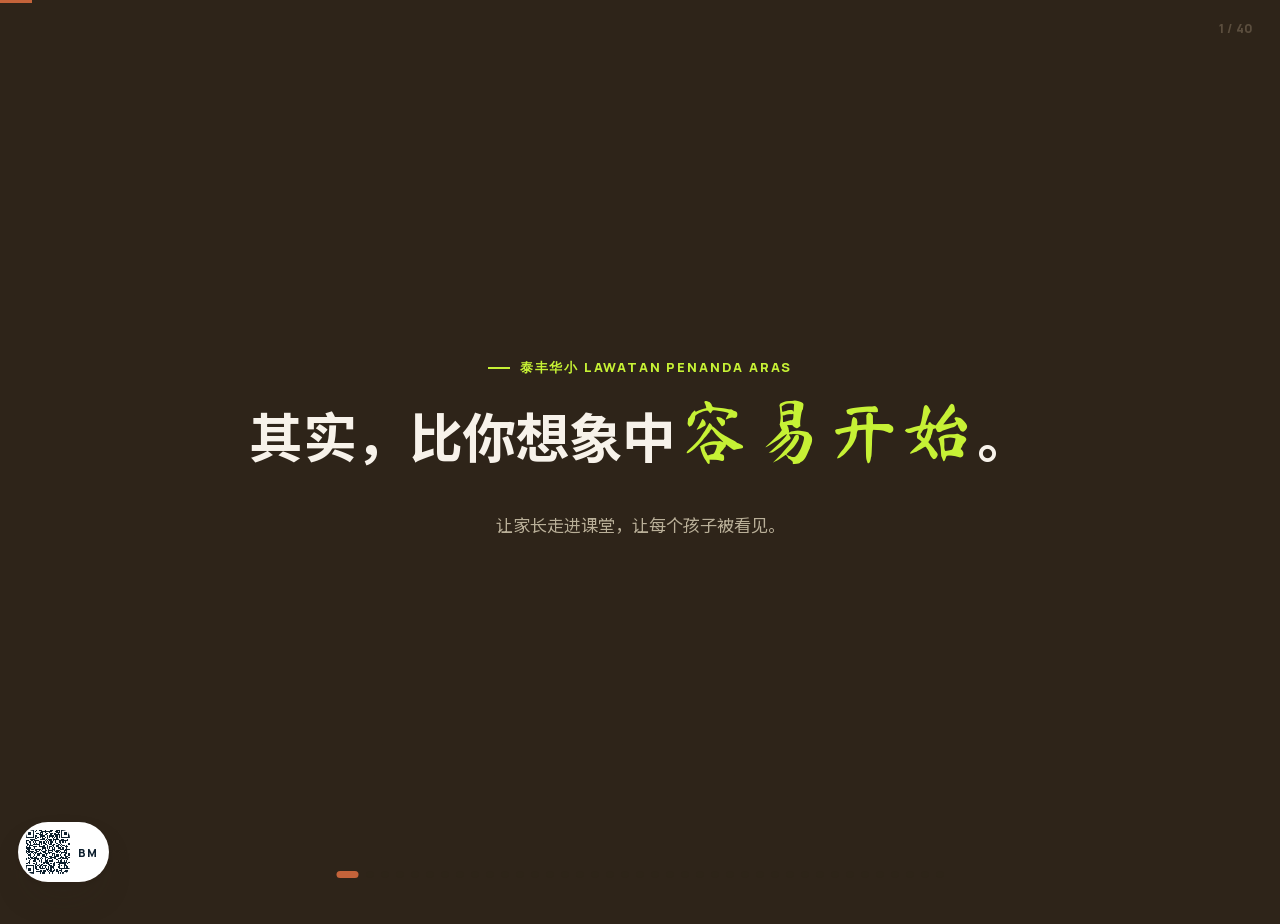
<file: index.html>
<!doctype html>
<html lang="zh-Hans">
<head>
<meta charset="utf-8">
<meta name="viewport" content="width=device-width, initial-scale=1">
<title>参与，是设计出来的 —— 家长参与课堂教学法分享</title>
<link rel="stylesheet" href="assets/css/style.css">
</head>
<body>

<!--
  ============================================================
  这份 deck 的五条骨架规则（改动时请守住）
  ------------------------------------------------------------
  1) 版式统一：所有「文字型」内容页都是「垂直置中 + 靠同一条左边线」，
     不左右跳动。分量靠字级、颜色、留白，不靠移动位置。
     只有封面 / 投票 / 谢谢三页用 .slide--center 置中。
  2) 例外：**物件型**页面（便利贴、人形 icon 组、圆面积对比）用
     .slide--object 置中——那一件东西本身就是画面，靠左会在右边留死白。
     判断标准：slide 上只有「一件东西」＝置中；只要是大段文字＝靠左。
  3) 一张 slide 一个一级重点：.lead / .hand-term / .stat-hero
     / .people-icons / .area-duo / .sticky p 择一，其余一律 .sub 或 .micro。
  4) 断句手动控制：中文没有空格，浏览器会把词组拦腰切断，
     所以每句 .lead 自带 <br>，CSS 已关掉自动平衡换行。
     ⚠️ 但「一整段完整的话」（.quote-photo）不这样处理——它要放宽量测、
     让浏览器自己换行，硬断会把语气切碎。
  5) 手写体只给「短关键词」（2–6 字）或「人说的话」整句：
     - 句中关键词 → <span class="hand">
     - 家长／孩子的话整句 → .hand-quote 或便利贴 .sticky
     - 专有称呼／独立关键词「谢谢大家」「看」「问」「邀／讲／融」→ .hand-term
  ------------------------------------------------------------
  人数＝这场分享的骨干（5 → 278 → 5→11），所以有一套
  统一的人形 icon 组件：<div class="people-icons" data-count="N">，
  图形由 deck.js 生成。结尾 5→11 刻意**不用** icon 改用圆面积对比，
  避免同一招重复太多次。
  ⚠️ v4 拿掉了「团队 5→12」「3N 吊饰梦工坊 20 位」两页（连同「教育合伙人」
  重新命名整段与结尾 GRR 收束整段一起删除），所以这里的数列比 v3 短。
  ------------------------------------------------------------
  荧光盾牌那一页的揭晓是**讲者手动触发**的：在那一页按第一次「下一页」
  ＝开灯，按第二次才真的翻页（见 deck.js 的 next()）。不要改回自动倒数。
  师生比 1:35 → 1:5 的分组动画也是**讲者手动触发**：第一次「下一页」
  ＝开始分组，动画完成后再按一次才进入下一页。
  ------------------------------------------------------------
  照片：全部是全屏 .photo-bg。目前用 assets/img/mock/ 的「示意图」（网络
  素材，仅供排版预览，正式使用前务必换掉）；还没有素材的用 class="awaiting"
  显示成一整页构好的占位画面，而不是假图。
  换真图 = 把该页 <div class="bg-layer" style="background-image:url('…')">
  里的路径改成自己的图；--focal 控制裁切焦点（例 50% 30% = 保住上方的人脸）。
  ============================================================
-->

<div id="progress"></div>
<div id="slide-counter">1 / 1</div>

<div id="deck">

  <!-- ============ 1. 标题 ============ -->
  <section class="slide dark slide--center">
    <div class="slide-inner">
      <div class="eyebrow anim">泰丰华小 lawatan penanda aras</div>
      <h1 class="lead anim d1">
        其实，比你想象中<span class="hand">容易开始</span>。
      </h1>
      <p class="sub anim d2" style="margin-top:34px;">让家长走进课堂，让每个孩子被看见。</p>
      <!-- 致谢刻意不放在封面：讲稿写的是「开场前 10-15 秒口头致谢、不上 slide」，
           而且这些名字放在封面只是礼貌，读者不知道要拿它做什么。
           已移到「这是有官方依据的 · 校方会不会不允许？」那一页——在那里，
           这些名字是「我不是一个人偷偷在做」的证据，才有作用。 -->
    </div>
  </section>

  <!-- ============ 2. 起点（全屏照片） ============
       真图替换：把 .bg-layer 的 background-image 换成 url('assets/img/信心皇冠.jpg') -->
  <section class="slide photo-bg" style="--focal:50% 30%;">
    <div class="bg-layer" style="background-image:url('assets/img/xinxin-huangguan-2023-07-20.jpg')"></div>
    <div class="scrim"></div>
    <div class="content">
      <div class="eyebrow anim">起点</div>
      <p class="sub anim d1" style="margin-bottom:16px;">三年前，我第一次让家长走进课堂。</p>
      <p class="lead anim-focus d2">效果，<br>没有大家想象中那么顺利。</p>
    </div>
  </section>

  <!-- ============ 3. 意棠妈妈（便利贴＝物件型，置中） ============ -->
  <section class="slide slide--object">
    <div class="slide-inner">
      <div class="sticky anim" style="--tilt:-1.6deg;">
        <p>「我只负责那么几个小朋友就手忙脚乱了……<br>老师平常怎么一个人应付那么多学生？」</p>
        <p style="margin-top:16px;">「还有一个小朋友去了两次厕所洗手，<br>因为浆糊两次都倒在他自己身上……」</p>
        <cite>—— 意棠妈妈，2023-07-20 心得回馈</cite>
      </div>
    </div>
  </section>

  <!-- ============ 4. 起点：5 位（人形 icon，不是数字） ============ -->
  <section class="slide dark slide--object">
    <div class="slide-inner">
      <div class="eyebrow anim">而且，我要老实讲另一件事</div>
      <div class="people-icons anim d1" data-count="5" data-step="0.14"
           style="--psize:min(13vh,120px); --pgap:clamp(18px,3vw,48px); margin:4vh 0 3.4vh;"></div>
      <div class="stat-label anim d2" style="font-size:15px; letter-spacing:.2em;">那一次，全班只有五位家长来</div>
      <p class="sub anim d3" style="margin-top:26px;">五个人，还是乱的。</p>
    </div>
  </section>

  <!-- ============ 5. 反转：那天放学以后（v2 新增） ============ -->
  <section class="slide slide--object">
    <div class="slide-inner">
      <div class="sticky anim d2" style="--tilt:1.2deg;">
        <p>「他很开心一直点头说『要！要要！』<br>然后我再问他，你之前不是不想我去你学校哦？<br>他竟然做鬼脸跟我说『骗你的啊！你都信？』」</p>
        <cite>—— 运淮妈妈，2023-07-20 心得回馈</cite>
      </div>
    </div>
  </section>

  <!-- ============ 6. 同一天，另一位妈妈（v2 新增） ============ -->
  <section class="slide slide--object">
    <div class="slide-inner">
      <div class="sticky anim d1" style="--tilt:-1.1deg;">
        <p>「我孩子说，她喜欢今天这样子。<br>她希望我天天可以到班上和卢老师一起教她。」</p>
        <cite>—— 本昕妈妈，2023-07-20 心得回馈</cite>
      </div>
    </div>
  </section>

  <!-- ============ 7. 我评估错了重点（v2 新增，开场的落点） ============ -->
  <section class="slide dark">
    <div class="slide-inner">
      <div class="eyebrow anim">我评估错了重点</div>
      <p class="lead anim-focus d2">孩子在意的完全是另一件事：<br>今天有一个大人，一直坐在他旁边，<br>陪他把一样<span class="hand">他自己做出来</span>的东西做完。</p>
    </div>
  </section>

  <!-- ============ 8. 主张句 · 第一句（怎么来） ============
       ⚠️ 这一句是定案文字，一字不要改。-->
  <section class="slide">
    <div class="slide-inner">
      <div class="step-mark anim d1"><b>第一</b> 怎么来</div>
      <p class="lead anim-focus d2">
        家长会不会参与，<br>不是家长的<span class="hand">素质</span>问题，<br>是可以被<span class="hand">设计</span>出来的。
      </p>
    </div>
  </section>

  <!-- ============ 9. 主张句 · 第二句（为了什么） ============ -->
  <section class="slide dark">
    <div class="slide-inner">
      <div class="step-mark anim"><b>第二</b> 为了什么</div>
      <p class="lead anim-focus d1">
        我设计这套系统，<br>不是为了让课堂多两双手，<br>是为了让每个孩子多一次<span class="hand">被看见</span>的机会。
      </p>
    </div>
  </section>

  <!-- ============ 10. 为什么要让家长进课堂：师生比（v2 新增） ============
       只讲 1:35 → 1:5 这两个硬数字。刻意不换算成「被看见的机会多几倍」——
       那是推销式比喻，不是记录里有的东西。
       ⚠️ 分组数字来源核对过：写字课逐字稿原话「同學們分成七個組別」，
       家长心得回馈里多位家长写「带领五位一年级的学生」——所以是
       七组、每组五人（7×5=35），不是五组七人，不要改回去。 -->
  <!-- 分两拍演，第一次按「下一页」才触发（逻辑在 deck.js 的 next() / splitRatio()）：
       第一拍只显示 1:35、一位老师和一整排 35 位学生；下面七个框、
       七位家长与分组后的学生全部隐藏。
       第二拍（讲者按键）：先出现七个框与七位家长；接着上排那 35 个原始 icon
       **留在原地不动**，
       只是缓缓褪成灰色（＝人还在，只是这里剩下影子）；同时从每一个原始 icon
       身上「分身」出一个克隆，慢慢 morph 到下面对应的虚框里，每框五个。
       ⚠️ 千万不要改回「把原节点搬走」的做法：上排一空掉，就读成学生变少了。 -->
  <section class="slide dark slide--object ratio-split">
    <div class="slide-inner">
      <div class="eyebrow anim">为什么要让家长进课堂</div>
      <!-- 上排 35 个 + 下面七框各 5 个＝同一批孩子被数了两次（原身 + 分身）。
           变的只有：大人从 1 位变 7 位，一整排被分进七个组。所以是 1:35 → 1:5。 -->
      <div class="ratio-band anim d1">
        <!-- 两行标题叠在同一个 grid 格子里，交叉淡入，所以换行时版面不会跳 -->
        <div class="band-heads">
          <div class="band-head band-head--then">
            <span class="band-num">1 : 35</span>
            <span class="band-lab">平常上课 · 我一个人，对着一整班</span>
          </div>
          <div class="band-head band-head--now">
            <span class="band-num">7 组 · 1 : 5</span>
            <span class="band-lab">家长进来那一天 · 分成七组，一位大人对五个孩子</span>
          </div>
        </div>
        <!-- 舞台：上排 + 七框上下堆叠，两排从头到尾都在，所以完全没有版面跳动，
             分身要跑的那段垂直距离就是两排之间的间距。 -->
        <div class="ratio-stage">
          <div class="band-row row-origin">
            <!-- 原身：这 35 个节点永远留在这里，不搬走、不删除，只会变色 -->
            <div class="unit-group">
              <div class="people-icons people-icons--adult" data-count="1" data-delay="0.12"></div>
              <div class="people-icons people-icons--kid" data-count="35" data-step="0.016" data-delay="0.22"
                   style="width:calc(14px * 35 + 4px * 34);"></div>
            </div>
          </div>
          <!-- 七个组框与七位大人初始隐藏，讲者按键后才出现。
               框里的五个孩子是「落点」，分身飞到位前保持透明。 -->
          <div class="band-row row-groups">
            <div class="group-box">
              <div class="people-icons people-icons--adult" data-count="1" data-delay="0.62"></div>
              <div class="people-icons people-icons--kid people-icons--slot" data-count="5" style="width:calc(14px * 5 + 4px * 4);"></div>
            </div>
            <div class="group-box">
              <div class="people-icons people-icons--adult" data-count="1" data-delay="0.68"></div>
              <div class="people-icons people-icons--kid people-icons--slot" data-count="5" style="width:calc(14px * 5 + 4px * 4);"></div>
            </div>
            <div class="group-box">
              <div class="people-icons people-icons--adult" data-count="1" data-delay="0.74"></div>
              <div class="people-icons people-icons--kid people-icons--slot" data-count="5" style="width:calc(14px * 5 + 4px * 4);"></div>
            </div>
            <div class="group-box">
              <div class="people-icons people-icons--adult" data-count="1" data-delay="0.80"></div>
              <div class="people-icons people-icons--kid people-icons--slot" data-count="5" style="width:calc(14px * 5 + 4px * 4);"></div>
            </div>
            <div class="group-box">
              <div class="people-icons people-icons--adult" data-count="1" data-delay="0.86"></div>
              <div class="people-icons people-icons--kid people-icons--slot" data-count="5" style="width:calc(14px * 5 + 4px * 4);"></div>
            </div>
            <div class="group-box">
              <div class="people-icons people-icons--adult" data-count="1" data-delay="0.92"></div>
              <div class="people-icons people-icons--kid people-icons--slot" data-count="5" style="width:calc(14px * 5 + 4px * 4);"></div>
            </div>
            <div class="group-box">
              <div class="people-icons people-icons--adult" data-count="1" data-delay="0.98"></div>
              <div class="people-icons people-icons--kid people-icons--slot" data-count="5" style="width:calc(14px * 5 + 4px * 4);"></div>
            </div>
          </div>
          <!-- 分身飞行的图层：绝对定位盖在舞台上，飞完就清空 -->
          <div class="clone-layer" aria-hidden="true"></div>
        </div>
      </div>
    </div>
  </section>

  <!-- ============ 11. 写字课马蹄型（全屏照片 · 还没有素材，用占位画面） ============
       有真图之后：删掉 <section> 上的 awaiting，并把 .bg-layer 的
       background-image 换成 url('assets/img/写字课马蹄型.jpg') -->
  <section class="slide photo-bg" style="--focal:50% 40%;">
    <div class="bg-layer" style="background-image:url('assets/img/xiezi-ke-matixing-2026-07.jpg')"></div>
    <div class="scrim"></div>
    <div class="content">
      <div class="eyebrow anim">一节课里，能完整讲完一段话的孩子</div>
      <p class="lead lead--sm anim-focus d2">那天，是<span class="hand">全部</span>。</p>
    </div>
  </section>

  <!-- ============ 12. 一个人做不到（v2 新增，「为什么」的落点） ============ -->
  <section class="slide">
    <div class="slide-inner">
      <p class="lead anim-focus d2">让孩子自己动手、自己改错——<br>我一个人对 35 个人，<span class="hand">做不到</span>。</p>
    </div>
  </section>

  <!-- ============ 13. 转场：接下来三步是教学法，不是管理术（v4 改「四步」为「三步」） ============ -->
  <section class="slide dark">
    <div class="slide-inner">
      <p class="lead anim-focus d2">接下来这三步，<br>不是我怎么<b>管理</b>课堂志愿者，<br>是我怎么把这几双手，<br>变成<span class="hand">教学法</span>的一部分。</p>
    </div>
  </section>

  <!-- ============ 14. 这是有官方依据的（v4 取代原「方法一：合法性先行」四页） ============
       ⚠️ v4 把原本 14/15/16/17 四页压缩成这一页 + 下一页（Sarana Ibu Bapa）共两页。
       这一页不是「三步」之一，所以不挂 step-mark 01——01 留给下面真正的
       第一招「邀」。
       ⚠️ SPI Bilangan 1/2018 现行有效性未经教育部官网直接核实这件事，
       只留在讲稿要点.md的学术依据表里当「讲者上台前自己要确认」的提醒，
       绝对不要把这句提醒写进 slide 的显示文字——观众会看到这句话，
       现场读到「这份文件不确定还有没有效」反而破坏说服力。
       ⚠️ 背景照是原本挂在已删除的「边界故事」页上的国光二校颁发
       「课堂志愿者」证书舞台照——那次典礼背景屏幕上就写着 Sukarelawan
       di Dalam Kelas，比原本待的地方更贴题，挪来这里当SdK的实证画面，
       不要因为「这张照片原本在别处」就误删。 -->
  <section class="slide photo-bg top" style="--focal:50% 32%;">
    <div class="bg-layer" style="background-image:url('assets/img/jiaoyu-hehuoren-hezhao-2023.jpg')"></div>
    <div class="scrim"></div>
    <div class="content">
      <div class="eyebrow anim">我心里第一个念头</div>
      <p class="lead anim-focus d2">这样做，<br>校方会不会<span class="hand">不允许</span>？</p>
      <div class="evidence-strip anim d3" style="margin-top:30px;">
        <span>SdK</span><i>→</i><span>教育部本来就有的框架</span><i>→</i><span>校方行政支持</span>
      </div>
      <!-- 致谢：不是客套，是「每一步都在制度里走」的证据。 -->
      <p class="micro anim d3" style="margin-top:22px;">谢谢国光二校行政团队，让每一位家长都能顺利登记入校——每一步都在制度内进行。</p>
      <p class="source-note anim d3">来源：Kementerian Pendidikan Malaysia, <i>SPI Bilangan 1/2018</i>（Sukarelawan Di Dalam Kelas 指南）；2024年学校《辅导与训育事务管理手册》仍引用。</p>
    </div>
  </section>

  <!-- ============ 15. Sarana Ibu Bapa：好处是给谁的 ============ -->
  <section class="slide dark">
    <div class="slide-inner">
      <div class="eyebrow anim">Sarana Ibu Bapa <span class="cite-chip">MOE (2012)</span></div>
      <div class="evidence-strip evidence-strip--dark anim d1" style="margin-bottom:28px;">
        <span>自我价值感 ↑</span><span>学习动机 ↑</span><span>纪律问题 ↓</span>
      </div>
      <p class="lead anim-focus d2">它列的好处，<br>没有一条是给<b>老师</b>的，<br>全部都是发生在<span class="hand">孩子</span>身上的。</p>
      <p class="source-note anim d3">来源：Ministry of Education Malaysia (2012), <i>Sarana Ibu Bapa</i>.</p>
    </div>
  </section>

  <!-- ============ 16. 邀 · 第一步 ============ -->
  <section class="slide dark">
    <div class="slide-inner">
      <div class="step-mark anim d1"><b>01</b> 邀</div>
      <p class="lead anim-focus d2">怎么找到<br>愿意来的<span class="hand">家长</span>？</p>
      <p class="sub anim d3" style="margin-top:26px;">靠两个字。</p>
    </div>
  </section>

  <!-- ============ 17. 邀 · 看 / 问（v4 新增） ============
       ⚠️ 讲稿里「生字簿范例、汤圆示范、摄影/绘画的朋友」这三个例子刻意
       不写进这一页：讲者临场挑1-2个口述，slide 正文只留「看」「问」
       两个字 + 各自一句解释。不要自己把例子加回来。 -->
  <section class="slide slide--object">
    <div class="slide-inner">
      <div class="term-duo anim d1">
        <div class="term-cell">
          <div class="hand-term">看</div>
          <p class="sub">平时的沟通里，<br>家长已经展现的强项，<br>不用问，自己观察得到。</p>
        </div>
        <div class="term-cell">
          <div class="hand-term">问</div>
          <p class="sub">直接问一声「谁会做这个」，<br>不限于自己班上的家长。</p>
        </div>
      </div>
      <p class="micro anim d3" style="margin-top:30px;">你不需要运气好，只需要愿意开口问。</p>
    </div>
  </section>

  <!-- ============ 17b. 邀 · 证据蒙太奇（v4 新增） ============
       三张照片并排，只是「看，这真的发生在各种不同领域」的视觉证据，
       不是三个要逐一讲解的案例——具体现场要讲哪一个/哪两个，讲者临场
       决定，跟这页显示什么完全无关。所以刻意不加长说明文字，只留
       每张照片角落一个极简标签。 -->
  <section class="slide dark slide--center">
    <div class="photo-trio anim">
      <div class="montage-cell" style="background-image:url('assets/img/yao-tangyuan-2024-12.jpg'); background-position:46% 28%;"><span class="montage-tag">搓汤圆</span></div>
      <div class="montage-cell" style="background-image:url('assets/img/yao-sheying-2024-12.jpg'); background-position:44% 26%;"><span class="montage-tag">摄影</span></div>
      <div class="montage-cell" style="background-image:url('assets/img/yao-huihua-2024-12.jpg'); background-position:66% 26%;"><span class="montage-tag">绘画</span></div>
    </div>
    <div class="photo-trio-caption">
      <p class="micro" style="color:#fff;">你认识的所有人，都是候选人。</p>
    </div>
  </section>

  <!-- ============ 18. 讲 · 第二步（共同目标设定，不是分派任务） ============ -->
  <section class="slide">
    <div class="slide-inner">
      <div class="step-mark anim"><b>02</b> 共同目标设定，不是分派任务</div>
      <p class="lead anim d1">每次活动前，<br>先把「<span class="hand">学习目标</span>」讲清楚。</p>
      <p class="sub anim d2" style="margin-top:28px;">家长才知道自己在做什么、为什么做，而不是等我现场发指令。</p>
    </div>
  </section>

  <!-- ============ 19. 叶子鸟筹备（全屏照片 · 一整段完整的话） ============
       ⚠️ 这一段刻意不手动断行：它是一段完整的话，不是标语。
       量测放宽（.quote-photo max-width），让浏览器自己换行，语气才连得起来。-->
  <section class="slide photo-bg" style="--focal:50% 35%;">
    <div class="bg-layer" style="background-image:url('assets/img/yezi-niao-choubei-2023-07.jpg')"></div>
    <div class="scrim"></div>
    <div class="content">
      <p class="quote-photo anim-focus d1">
        「我们说要让学生认读所有的重叠词，就有家长马上做了所有组别的字卡；我们说想营造捡落叶的场景，就有家长自己去收集了大大小小的叶子送来学校。」
      </p>
    </div>
  </section>

  <!-- ============ 20. mutualistic goals ============ -->
  <section class="slide dark">
    <div class="slide-inner">
      <div class="eyebrow anim">mutualistic goals <span class="cite-chip">Rudder, Zenkov &amp; Polly (2025)</span></div>
      <p class="lead anim-focus d1">跨界合作要撑得久，<br>第一个条件不是热情，<br>是双方都拿到<span class="hand">自己要的</span>。</p>
      <p class="sub anim d3" style="margin-top:28px;">家长要的不是「被使唤」，是「我参与了我孩子的学习」。</p>
      <p class="source-note anim d3">来源：Rudder, Zenkov, &amp; Polly (2025), <i>School-University Partnerships, 18</i>(2), 286–305.</p>
    </div>
  </section>

  <!-- ============ 21. 杰森妈妈（便利贴＝物件型，置中） ============ -->
  <section class="slide slide--object">
    <div class="slide-inner">
      <div class="sticky anim d1" style="--tilt:1.4deg;">
        <p>「老师，谢谢您！每次有活动都没有错过我，<br>都会让我参与，真的很开心也很感动。」</p>
        <cite>—— 杰森妈妈，2026-07-08 心得回馈</cite>
      </div>
    </div>
  </section>

  <!-- ============ 22. 被邀请 ============ -->
  <section class="slide dark">
    <div class="slide-inner">
      <div class="eyebrow anim">被邀请感 <span class="cite-chip">Walker et al. (2005)</span></div>
      <p class="lead anim-focus d2">有时候不是家长不想来，<br>是从来<span class="hand">没有人开门</span>。</p>
      <p class="source-note anim d3">来源：Walker et al. (2005), <i>The Elementary School Journal, 106</i>(2), 85–104.</p>
    </div>
  </section>

  <!-- ============ 23. 融 · 第三步 DSKP（全屏照片） ============
       真图替换：把 .bg-layer 的 background-image 换成 url('assets/img/郊游趣.jpg') -->
  <section class="slide photo-bg split-v" style="--focal:50% 62%;">
    <div class="bg-layer" style="background-image:url('assets/img/jiaoyouqu-daotian.jpg')"></div>
    <div class="scrim"></div>
    <div class="content content--top">
      <div class="step-mark anim"><b>03</b> 每一场都在 DSKP 框架内</div>
      <p class="lead lead--sm anim-focus d1">不是在正课之外加东西，<br>是把课纲本来要教的，<span class="hand">换一种方式</span>教。</p>
    </div>
    <div class="content content--bottom">
      <div class="example-chips anim d3">
        <span>郊游趣 · 跨学科</span>
        <span>课文 · 等雨后彩虹</span>
        <span>美术 · 均衡与对称</span>
      </div>
    </div>
  </section>

  <!-- ============ 24. 荧光盾牌 · 制作照 → 熄灯 → UV 成品 ============
       ⚠️ 揭晓不是自动倒数的：在这一页按第一次「下一页 / 点右侧 / →」＝开灯，
       按第二次才真的翻页（逻辑在 deck.js 的 next()）。这样「啪」那一下
       是讲者自己讲到的时候才发生，不用追着计时器讲。
       第一次按键的顺序：制作照熄暗 → 切换 UV 成品照 → 紫光闪亮。-->
  <section class="slide photo-bg uv-reveal" style="--focal:50% 50%;">
    <div class="bg-layer uv-making-bg" style="background-image:url('assets/img/yingguang-dunpai-zhizuo-2025-10-17.jpg')"></div>
    <div class="bg-layer uv-glow-bg" style="background-image:url('assets/img/yingguang-dunpai-uv-2025-10-31.jpg')"></div>
    <div class="uv-veil"></div>
    <div class="uv-cast"></div>
    <div class="uv-flash"></div>
    <div class="uv-pre">
      <div class="uv-pre-in">
        <div class="eyebrow">教学目标 · 均衡与对称</div>
        <p class="sub">孩子设计图腾时反复问：</p>
        <p class="hand-quote">「老师，这样<span class="hand">对称</span>吗？」</p>
        <span class="uv-hint">再按一次 · 开紫光灯</span>
      </div>
    </div>
    <div class="content">
      <div class="uv-caption">
        <p class="hand-quote">「哇！！我的盾牌亮了！<br>老师你看！！」</p>
      </div>
    </div>
  </section>

  <!-- ============ 25. 会不会很乱 ============ -->
  <section class="slide">
    <div class="slide-inner">
      <p class="lead anim-focus d1">会。<br>我到今天<span class="hand">还是会乱</span>。</p>
    </div>
  </section>

  <!-- ============ 26. 颖婕妈妈（便利贴＝物件型，置中） ============ -->
  <section class="slide slide--object">
    <div class="slide-inner">
      <div class="sticky anim" style="--tilt:-1deg;">
        <p>「今天的参与，说实话，想象美好，现场有点失控。<br>但有时候，所谓的『失控』，其实就是生命力最旺盛的时候。」</p>
        <cite>—— 颖婕妈妈，2026-06-11 心得回馈</cite>
      </div>
    </div>
  </section>

  <!-- ============ 27. 5 → 11：圆面积对比 ============
       ⚠️ 刻意不用人形 icon（前面已用过三次）。两个圆的直径按 √n 算，
       所以面积就是 5 : 11 的真实比例。glow 那一圈慢慢画出来，
       中间留 1.1s 停顿，让讲者把上面那句问题问完再看到答案。-->
  <section class="slide dark slide--object">
    <div class="slide-inner">
      <div class="eyebrow anim">「卢老师，你是不是刚好遇到一批很好的家长？」</div>
      <p class="sub anim d1" style="margin-bottom:1vh;">我用两个数字回答。</p>
      <div class="area-duo">
        <div class="area-cell area-cell--then">
          <div class="area-disc" style="--d:min(20vh,178px);">
            <svg class="a-ring" viewBox="0 0 100 100"><circle cx="50" cy="50" r="48"/></svg>
            <div class="a-num">5</div>
          </div>
          <div class="a-lab">2023 · 第一次让家长入班</div>
        </div>
        <div class="area-cell area-cell--now">
          <div class="area-disc" style="--d:min(29.7vh,264px);">
            <svg class="a-ring" viewBox="0 0 100 100"><circle cx="50" cy="50" r="48"/></svg>
            <div class="a-num">11</div>
          </div>
          <div class="a-lab">2026 · 全新班级 · 一个都不认识 · 开学大扫除</div>
        </div>
      </div>
    </div>
  </section>

  <!-- ============ 28. 三年累积：44 场 / 278 人次 ============
       ⚠️ 逐年柱状图已刻意拿掉。2024(25场) 对比 2025(5场) 的落差会被
       误读成「参与度掉下来」，实际上 2025 有两场是正常上课日、
       不算志愿者活动。既然摊开年份只会引起误会，那就不摊开，
       只讲三年累积的总量——规模感交给 278 个小人形去讲。-->
  <section class="slide dark slide--object">
    <div class="slide-inner">
      <div class="eyebrow anim">2023 → 2026 · 三年累积</div>
      <!-- 278 不是漂亮的数字，排不出完整方阵。宽度锁成一行 40 个：
           6 整行 + 最后一行 38 个，看起来像刻意排的，而不是随手断掉的。 -->
      <div class="people-field anim d1" data-count="278" data-step="0.0072"
           style="--pf-w:40; margin:3vh auto 3.4vh;"></div>
      <div class="total-row total-row--sm anim d2" style="justify-content:center;">
        <div>
          <div class="t-num" data-count-to="44">0<span class="t-unit">场</span></div>
          <div class="t-lab">活动场次</div>
        </div>
        <div>
          <div class="t-num" data-count-to="278">0<span class="t-unit">人次</span></div>
          <div class="t-lab">家长参与人次</div>
        </div>
      </div>
      <p class="source-note source-note--center anim d3">信任取决于互动品质，而非联络频率。来源：Adams &amp; Christenson (2000), <i>Journal of School Psychology, 38</i>(5), 477–497.</p>
    </div>
  </section>

  <!-- ============ 29. 换掉的是系统 ============ -->
  <section class="slide">
    <div class="slide-inner">
      <p class="sub anim" style="margin-bottom:26px;">从 5 到 11——</p>
      <p class="lead anim-focus d1">我换掉的不是家长，<br>是<span class="hand">系统</span>。</p>
      <p class="sub anim d3" style="margin-top:30px;">换一批人，同一套方法，重新跑起来了。</p>
    </div>
  </section>

  <!-- ============ 30. 那学生那边换到了什么（v2 新增：同一位妈妈，隔五个月） ============ -->
  <section class="slide slide--object">
    <div class="slide-inner">
      <div class="eyebrow anim">同一位妈妈 · 隔了五个月 · 两个不同的科目</div>
      <div class="sticky-duo">
        <div class="sticky anim d2" style="--tilt:-1.6deg;">
          <p>「原来不是他们做不到，<br>而是我们大人先入为主地<br>认为他们做不到。」</p>
          <cite>—— 昱杰妈妈，2026-02 · 新春手工</cite>
        </div>
        <div class="sticky anim d3" style="--tilt:1.5deg;">
          <p>「原来不是孩子不会，<br>而是在适当的引导和鼓励下，<br>他们都能把字写得更整齐、更漂亮。」</p>
          <cite>—— 同一位昱杰妈妈，2026-07 · 写字课</cite>
        </div>
      </div>
    </div>
  </section>

  <!-- ============ 31. 换到的不只是一套系统 ============ -->
  <section class="slide dark">
    <div class="slide-inner">
      <p class="lead anim-focus d2">所以我这三年换到的，<br>不只是一套系统。<br>是这个班里，愿意相信<span class="hand">孩子做得到</span>的大人，<br>变多了。</p>
    </div>
  </section>

  <!-- ============ 32. 翻转：换一个主词也成立 ============ -->
  <section class="slide">
    <div class="slide-inner">
      <div class="eyebrow anim">换一个主词，也成立</div>
      <p class="lead anim-focus d2">不是家长做不到，<br>是我们<b>老师</b><span class="hand">先入为主</span>地<br>认为他们做不到。</p>
    </div>
  </section>

  <!-- ============ 33. 邀 · 讲 · 融（v4 新增，全场收尾前份量最重的一页） ============
       ⚠️ 全场如果只带走三个字，就是这一页。三个字用跟 .stat-hero 数字
       同等级的 glow 渐层处理（.trio-word），视觉份量要够——不要因为
       只是「三个手写字」就随手放小。 -->
  <section class="slide dark slide--object">
    <div class="slide-inner">
      <div class="eyebrow anim">今天如果只带走三个字</div>
      <div class="term-trio anim d1">
        <div class="trio-cell">
          <div class="trio-word">邀</div>
          <p class="sub">别等家长举手</p>
        </div>
        <div class="trio-cell">
          <div class="trio-word">讲</div>
          <p class="sub">先把目标说清楚</p>
        </div>
        <div class="trio-cell">
          <div class="trio-word">融</div>
          <p class="sub">把课纲换一种方式教出来</p>
        </div>
      </div>
    </div>
  </section>

  <!-- ============ 34. 一个动作，第一个问题 ============ -->
  <section class="slide">
    <div class="slide-inner">
      <div class="eyebrow anim">翻开下星期本来要上的那一课</div>
      <div class="step-mark anim d1"><b>第一</b> 问</div>
      <p class="lead anim-focus d2">这一段，如果现场<span class="hand">多两双手</span>，<br>会不会不一样？</p>
    </div>
  </section>

  <!-- ============ 35. 第二个问题（v2 新增，才是重点） ============ -->
  <section class="slide dark">
    <div class="slide-inner">
      <div class="step-mark anim"><b>第二</b> 问</div>
      <p class="lead anim-focus d1">多了这两双手，<br>我可不可以让孩子<span class="hand">自己做完</span>这一段，<br>而不是我做给他们看？</p>
      <p class="sub anim d3" style="margin-top:28px;"><b>多两双手，不是为了让我轻松，是为了让我敢放手。</b></p>
    </div>
  </section>

  <!-- ============ 36. 金句（全屏照片） ============
       真图替换：把 .bg-layer 的 background-image 换成 url('assets/img/5人vs11人.jpg') -->
  <section class="slide photo-bg bg-split">
    <div class="bg-layer"></div>
    <div class="bg-split-wrap">
      <div class="bg-half" style="background-image:url('assets/img/2023-shouchang-dasaochu.jpg'); background-position:50% 35%;">
        <span class="split-tag">2023 · 首场</span>
      </div>
      <div class="bg-half" style="background-image:url('assets/img/2026-dasaochu-11ren.jpg'); background-position:50% 30%;">
        <span class="split-tag">2026 · 全新班级</span>
      </div>
    </div>
    <div class="scrim"></div>
    <div class="content">
      <!-- 这一页破例放两句同级的话：它们是一副对句，第二句（v2 新增）
           是整场真正的落点，拆成两页反而会把节奏断掉。念的时候是一口气两句。 -->
      <p class="lead lead--sm anim-focus d1">我不是遇到好家长才开始的，<br>我是<span class="hand">开始了以后</span>，才有了这些家长。</p>
      <p class="lead lead--sm anim-focus d3" style="margin-top:26px;">而孩子，<br>是开始了以后，才<span class="hand">拿回自己那一份</span>的。</p>
    </div>
  </section>

  <!-- ============ 37. 现场互动评分 ============ -->
  <section class="slide slide--center" data-role="live-results">
    <div class="slide-inner">
      <div class="eyebrow anim">现场互动</div>
      <p class="lead lead--sm anim d1">如果满分5分，你现在有多想回去试试看？</p>
      <div class="anim d2" style="display:flex; gap:56px; align-items:center; justify-content:center; margin-top:44px; flex-wrap:wrap;">
        <div class="qr-card">
          <div id="qr-holder"></div>
          <span>扫码，1–5 分投一票</span>
        </div>
        <div class="live-result" style="flex-direction:column; align-items:center;">
          <div class="live-avg">—</div>
          <div class="live-stars">☆☆☆☆☆</div>
          <div class="live-count" style="margin-top:6px;">等待第一票…</div>
        </div>
      </div>
    </div>
  </section>

  <!-- ============ 38. 参考文献 ============ -->
  <section class="slide dark references-slide">
    <div class="slide-inner">
      <div class="eyebrow anim">References</div>
      <h2 class="references-title anim d1">参考文献</h2>
      <div class="reference-grid anim d2">
        <p><b>Adams, K. S., &amp; Christenson, S. L. (2000).</b> Trust and the family–school relationship: Examination of parent–teacher differences in elementary and secondary grades. <i>Journal of School Psychology, 38</i>(5), 477–497.</p>
        <p><b>Kementerian Pendidikan Malaysia. (2018).</b> <i>SPI Bilangan 1/2018: Garis Panduan Penglibatan Ibu Bapa, Komuniti dan Sektor Swasta dalam Pendidikan</i> (bahagian Sukarelawan Di Dalam Kelas). Kementerian Pendidikan Malaysia.</p>
        <p><b>Ministry of Education Malaysia. (2012).</b> <i>Sarana Ibu Bapa [Parents/Caregivers Toolkit].</i> Ministry of Education Malaysia.</p>
        <p><b>Rudder, L., Zenkov, K., &amp; Polly, D. (2025).</b> Boundary-spanning in school–university partnerships and its related definitions. <i>School-University Partnerships, 18</i>(2), 286–305. https://doi.org/10.1108/SUP-09-2024-0020</p>
        <p><b>Walker, J. M. T., Wilkins, A. S., Dallaire, J. R., Sandler, H. M., &amp; Hoover-Dempsey, K. V. (2005).</b> Parental involvement: Model revision through scale development. <i>The Elementary School Journal, 106</i>(2), 85–104. https://doi.org/10.1086/499193</p>
      </div>
    </div>
  </section>

  <!-- ============ 39. 谢谢 ============ -->
  <section class="slide dark slide--center">
    <div class="slide-inner">
      <p class="hand-term anim-focus">谢谢大家</p>
      <p class="sub anim d3" style="margin-top:28px;">1I 班・教育合伙人・卢湧权</p>
    </div>
  </section>

</div>

<button id="malay-qr-fab" type="button" aria-haspopup="dialog" aria-label="打开马来文对照二维码">
  <div id="malay-qr-fab-holder"></div>
  <span>BM</span>
</button>

<div id="malay-qr-overlay" aria-hidden="true" role="dialog" aria-modal="true" aria-labelledby="malay-qr-title">
  <div class="malay-qr-panel">
    <button id="malay-qr-close" type="button" aria-label="关闭马来文对照二维码">×</button>
    <div class="eyebrow">Paparan Bahasa Melayu</div>
    <h2 id="malay-qr-title">马来文重点同步显示</h2>
    <p>扫码后，手机会自动跟着讲者翻页。</p>
    <div id="malay-qr-holder"></div>
    <span class="malay-qr-url">无需手动翻页 · 按 M 关闭</span>
  </div>
</div>

<div id="nav"></div>
<div id="tap-prev" class="tap-zone"></div>
<div id="tap-next" class="tap-zone"></div>

<script src="assets/js/supabase-config.js"></script>
<script src="assets/js/ratings.js"></script>
<script src="assets/js/slide-sync.js"></script>
<script src="assets/js/qrcode.min.js"></script>
<script src="assets/js/deck.js"></script>
<script>
  // build the QR code once, pointing at the mobile voting page.
  // Use location.pathname (never .href/.hash) — by the time this slide is
  // reached the presenter has navigated through many slides, so location.hash
  // is something like "#21" and including it would break the link (deck.js's
  // hash parser would just load slide 21 of the main deck instead of /vote/).
  var deckDir = location.pathname.replace(/index\.html$/, "").replace(/\/$/, "");
  new QRCode(document.getElementById("qr-holder"), {
    text: location.origin + deckDir + "/vote/",
    width: 168, height: 168,
    colorDark: "#2E2419", colorLight: "#ffffff"
  });
  var malayUrl = location.origin + deckDir + "/my/";
  new QRCode(document.getElementById("malay-qr-holder"), {
    text: malayUrl,
    width: 220, height: 220,
    colorDark: "#0B1E2D", colorLight: "#ffffff"
  });
  new QRCode(document.getElementById("malay-qr-fab-holder"), {
    text: malayUrl,
    width: 44, height: 44,
    colorDark: "#0B1E2D", colorLight: "#ffffff"
  });
</script>
</body>
</html>
</file>
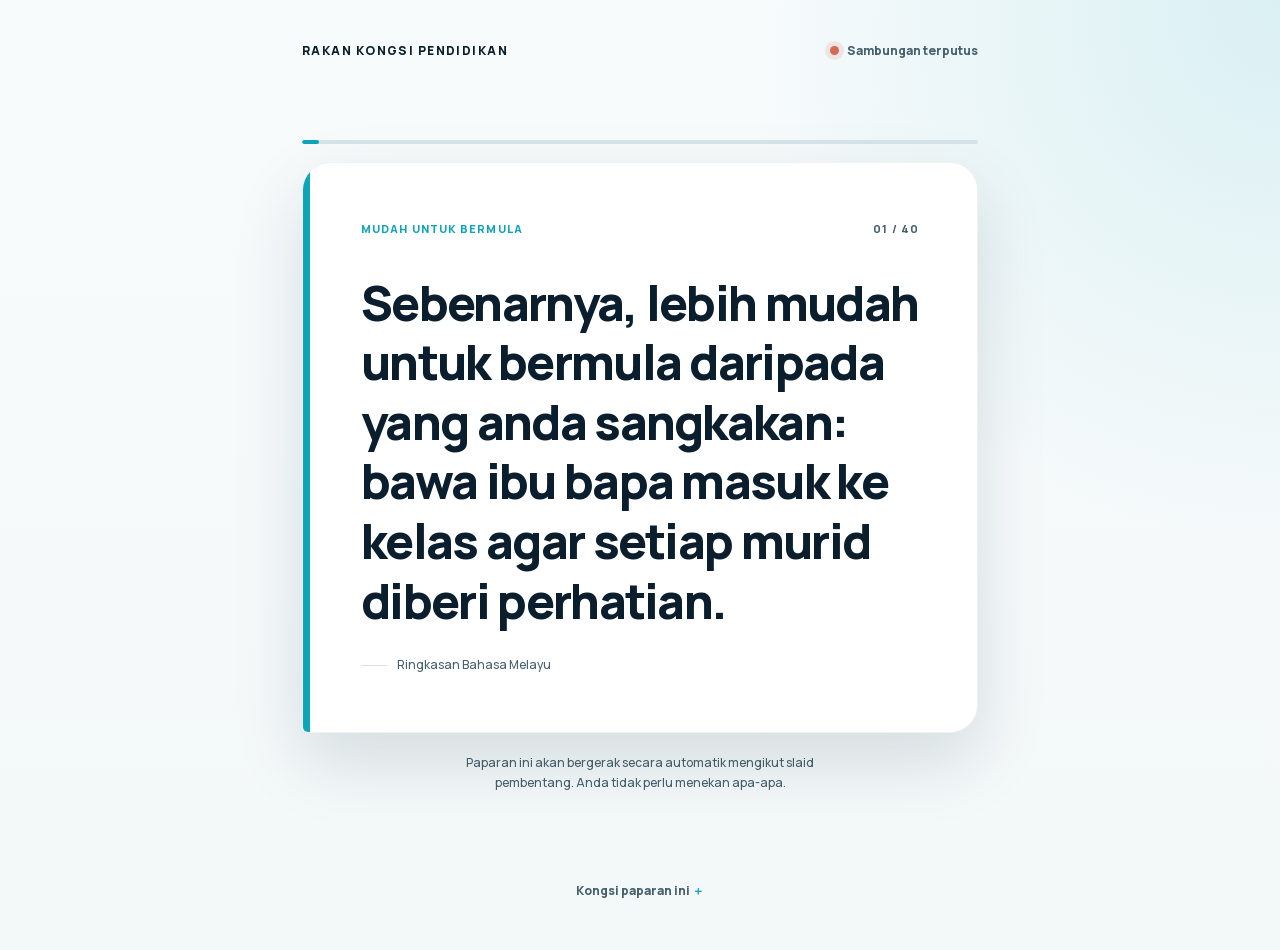
<file: my/index.html>
<!doctype html>
<html lang="ms">
<head>
<meta charset="utf-8">
<meta name="viewport" content="width=device-width, initial-scale=1">
<meta name="theme-color" content="#0B1E2D">
<title>Paparan Bahasa Melayu · Rakan Kongsi Pendidikan</title>
<link rel="stylesheet" href="my.css">
</head>
<body>
  <div class="page-shell">
    <header class="live-header">
      <div class="brand">Rakan Kongsi Pendidikan</div>
      <div class="connection" id="connection" data-state="connecting" role="status">
        <span class="connection-dot" aria-hidden="true"></span>
        <span id="connection-label">Menyambung…</span>
      </div>
    </header>

    <main class="live-main">
      <div class="progress-track" aria-hidden="true">
        <span class="progress-bar" id="progress-bar"></span>
      </div>

      <section class="cue-card" id="cue-card" aria-live="polite" aria-atomic="true">
        <div class="cue-meta">
          <span id="slide-label">Mudah untuk bermula</span>
          <span class="slide-number" id="slide-number">01 / 40</span>
        </div>
        <div class="cue-copy">
          <h1 class="cue-text" id="slide-text">Sebenarnya, lebih mudah untuk bermula daripada yang anda sangkakan: bawa ibu bapa masuk ke kelas agar setiap murid diberi perhatian.</h1>
        </div>
        <div class="cue-foot">Ringkasan Bahasa Melayu</div>
      </section>

      <p class="live-note">Paparan ini akan bergerak secara automatik mengikut slaid pembentang. Anda tidak perlu menekan apa-apa.</p>
    </main>

    <details class="share">
      <summary>Kongsi paparan ini</summary>
      <div class="share-panel">
        <div id="my-qr"></div>
        <p>Imbas untuk membuka paparan yang sama.</p>
      </div>
    </details>
  </div>

  <noscript>Aktifkan JavaScript untuk mengikuti paparan langsung.</noscript>
  <script src="../assets/js/supabase-config.js"></script>
  <script src="../assets/js/slide-sync.js"></script>
  <script src="../assets/js/malay-content.js"></script>
  <script src="../assets/js/qrcode.min.js"></script>
  <script>
    (() => {
      const slides = window.MALAY_SLIDES;
      const card = document.getElementById("cue-card");
      const label = document.getElementById("slide-label");
      const text = document.getElementById("slide-text");
      const number = document.getElementById("slide-number");
      const progress = document.getElementById("progress-bar");
      const connection = document.getElementById("connection");
      const connectionLabel = document.getElementById("connection-label");
      let shownIndex = -1;
      let renderTimer = null;
      let pollInFlight = false;

      function setConnection(state, message) {
        connection.dataset.state = state;
        connectionLabel.textContent = message;
      }

      function render(index) {
        const safeIndex = Math.min(Math.max(Number(index) || 0, 0), slides.length - 1);
        if (safeIndex === shownIndex) return;
        shownIndex = safeIndex;
        card.classList.add("is-changing");
        clearTimeout(renderTimer);
        renderTimer = setTimeout(() => {
          const item = slides[safeIndex];
          label.textContent = item.label;
          text.textContent = item.text;
          number.textContent = `${String(safeIndex + 1).padStart(2, "0")} / ${slides.length}`;
          progress.style.width = `${((safeIndex + 1) / slides.length) * 100}%`;
          card.classList.remove("is-changing");
        }, 170);
      }

      async function poll() {
        if (pollInFlight) return;
        pollInFlight = true;
        try {
          const row = await SlideSync.current();
          render(row.slide_index);
          const age = Date.now() - Date.parse(row.updated_at);
          if (Number.isFinite(age) && age > 30000) {
            setConnection("connecting", "Menunggu pembentang");
          } else {
            setConnection("connected", "Disambungkan");
          }
        } catch (error) {
          setConnection("error", "Sambungan terputus");
        } finally {
          pollInFlight = false;
        }
      }

      const preview = new URLSearchParams(location.search).get("preview");
      if (preview) {
        render(parseInt(preview, 10) - 1);
        setConnection("connected", "Mod pratonton");
      } else {
        render(0);
        poll();
        setInterval(poll, 1500);
      }

      const canonicalUrl = location.href.replace(/[?#].*$/, "");
      new QRCode(document.getElementById("my-qr"), {
        text: canonicalUrl,
        width: 132,
        height: 132,
        colorDark: "#0B1E2D",
        colorLight: "#ffffff"
      });
    })();
  </script>
</body>
</html>
</file>
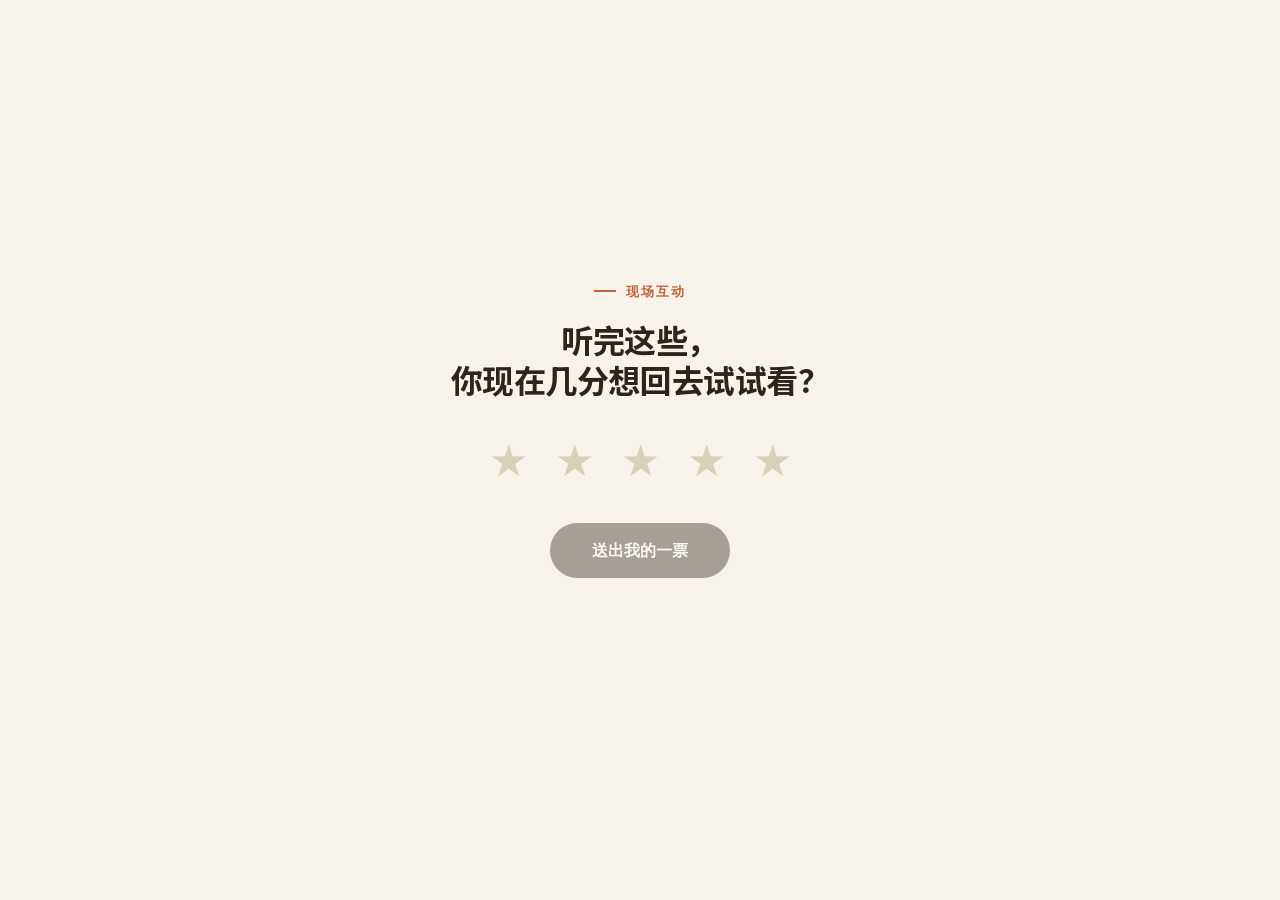
<file: vote/index.html>
<!doctype html>
<html lang="zh-Hans">
<head>
<meta charset="utf-8">
<meta name="viewport" content="width=device-width, initial-scale=1">
<title>投票 —— 你现在几分想回去试试看？</title>
<link rel="stylesheet" href="../assets/css/style.css">
<style>
  body{ overflow:auto; background:var(--paper); }
  .vote-wrap{
    min-height:100vh; display:flex; flex-direction:column; align-items:center; justify-content:center;
    padding:32px 24px; text-align:center;
  }
  .stars-input{ display:flex; gap:10px; margin:34px 0; }
  .stars-input button{
    width:56px; height:56px; border:none; background:none; font-size:44px; line-height:1;
    cursor:pointer; color:#D9D0B8; transition:transform .15s ease, color .15s ease; padding:0;
  }
  .stars-input button.on{ color:var(--clay); transform:scale(1.12); }
  #submit-btn{
    font-family:var(--font-data); font-weight:800; font-size:16px; color:#fff;
    background:var(--ink); border:none; border-radius:100px; padding:16px 42px;
    cursor:pointer; opacity:.4; pointer-events:none; transition:opacity .2s ease;
  }
  #submit-btn.ready{ opacity:1; pointer-events:auto; }
  #status{ margin-top:20px; font-family:var(--font-data); font-size:14px; color:var(--ink-soft); min-height:20px; }
  .done .stars-input, .done #submit-btn{ display:none; }
  .thanks{ display:none; }
  .done .thanks{ display:block; }
</style>
</head>
<body>
  <div class="vote-wrap" id="wrap">
    <div class="eyebrow" style="justify-content:center;">现场互动</div>
    <p class="headline" style="font-size:clamp(24px,7vw,32px);">听完这些，<br>你现在几分想回去试试看？</p>

    <div class="stars-input" id="stars">
      <button data-v="1">★</button>
      <button data-v="2">★</button>
      <button data-v="3">★</button>
      <button data-v="4">★</button>
      <button data-v="5">★</button>
    </div>

    <button id="submit-btn">送出我的一票</button>
    <div id="status"></div>

    <div class="thanks">
      <p class="headline hand" style="font-size:clamp(34px,9vw,54px);">谢谢你的一票</p>
      <p class="body-lg" style="margin-top:10px;">回到大屏幕，看看大家的平均分吧。</p>
    </div>
  </div>

<script src="../assets/js/supabase-config.js"></script>
<script src="../assets/js/ratings.js"></script>
<script>
  let picked = 0;
  const buttons = Array.from(document.querySelectorAll("#stars button"));
  const submitBtn = document.getElementById("submit-btn");
  const status = document.getElementById("status");
  const wrap = document.getElementById("wrap");

  buttons.forEach(btn => {
    btn.addEventListener("click", () => {
      picked = parseInt(btn.dataset.v, 10);
      buttons.forEach(b => b.classList.toggle("on", parseInt(b.dataset.v, 10) <= picked));
      submitBtn.classList.add("ready");
    });
  });

  submitBtn.addEventListener("click", async () => {
    if (!picked) return;
    submitBtn.classList.remove("ready");
    status.textContent = "送出中…";
    try {
      await Ratings.submit(picked);
      wrap.classList.add("done");
    } catch (e) {
      status.textContent = "网络好像不太顺，再点一次试试？";
      submitBtn.classList.add("ready");
    }
  });
</script>
</body>
</html>
</file>
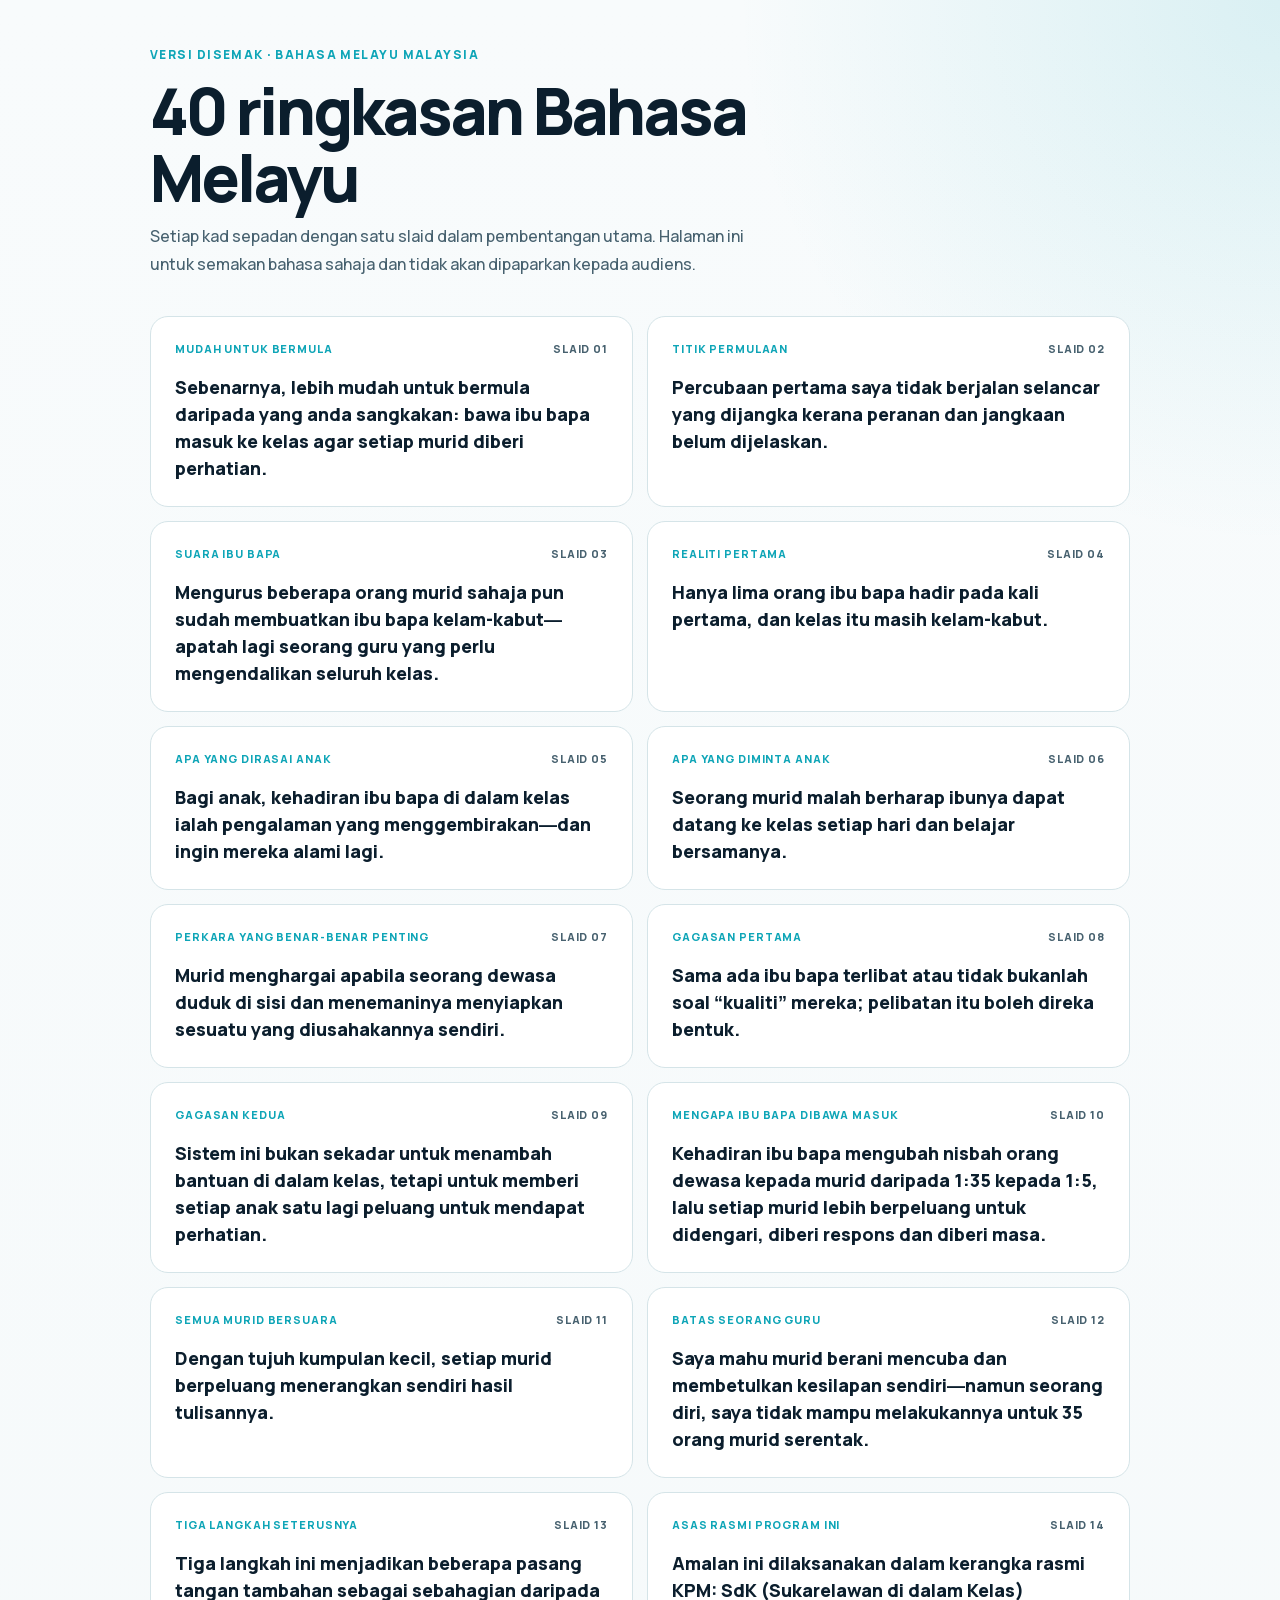
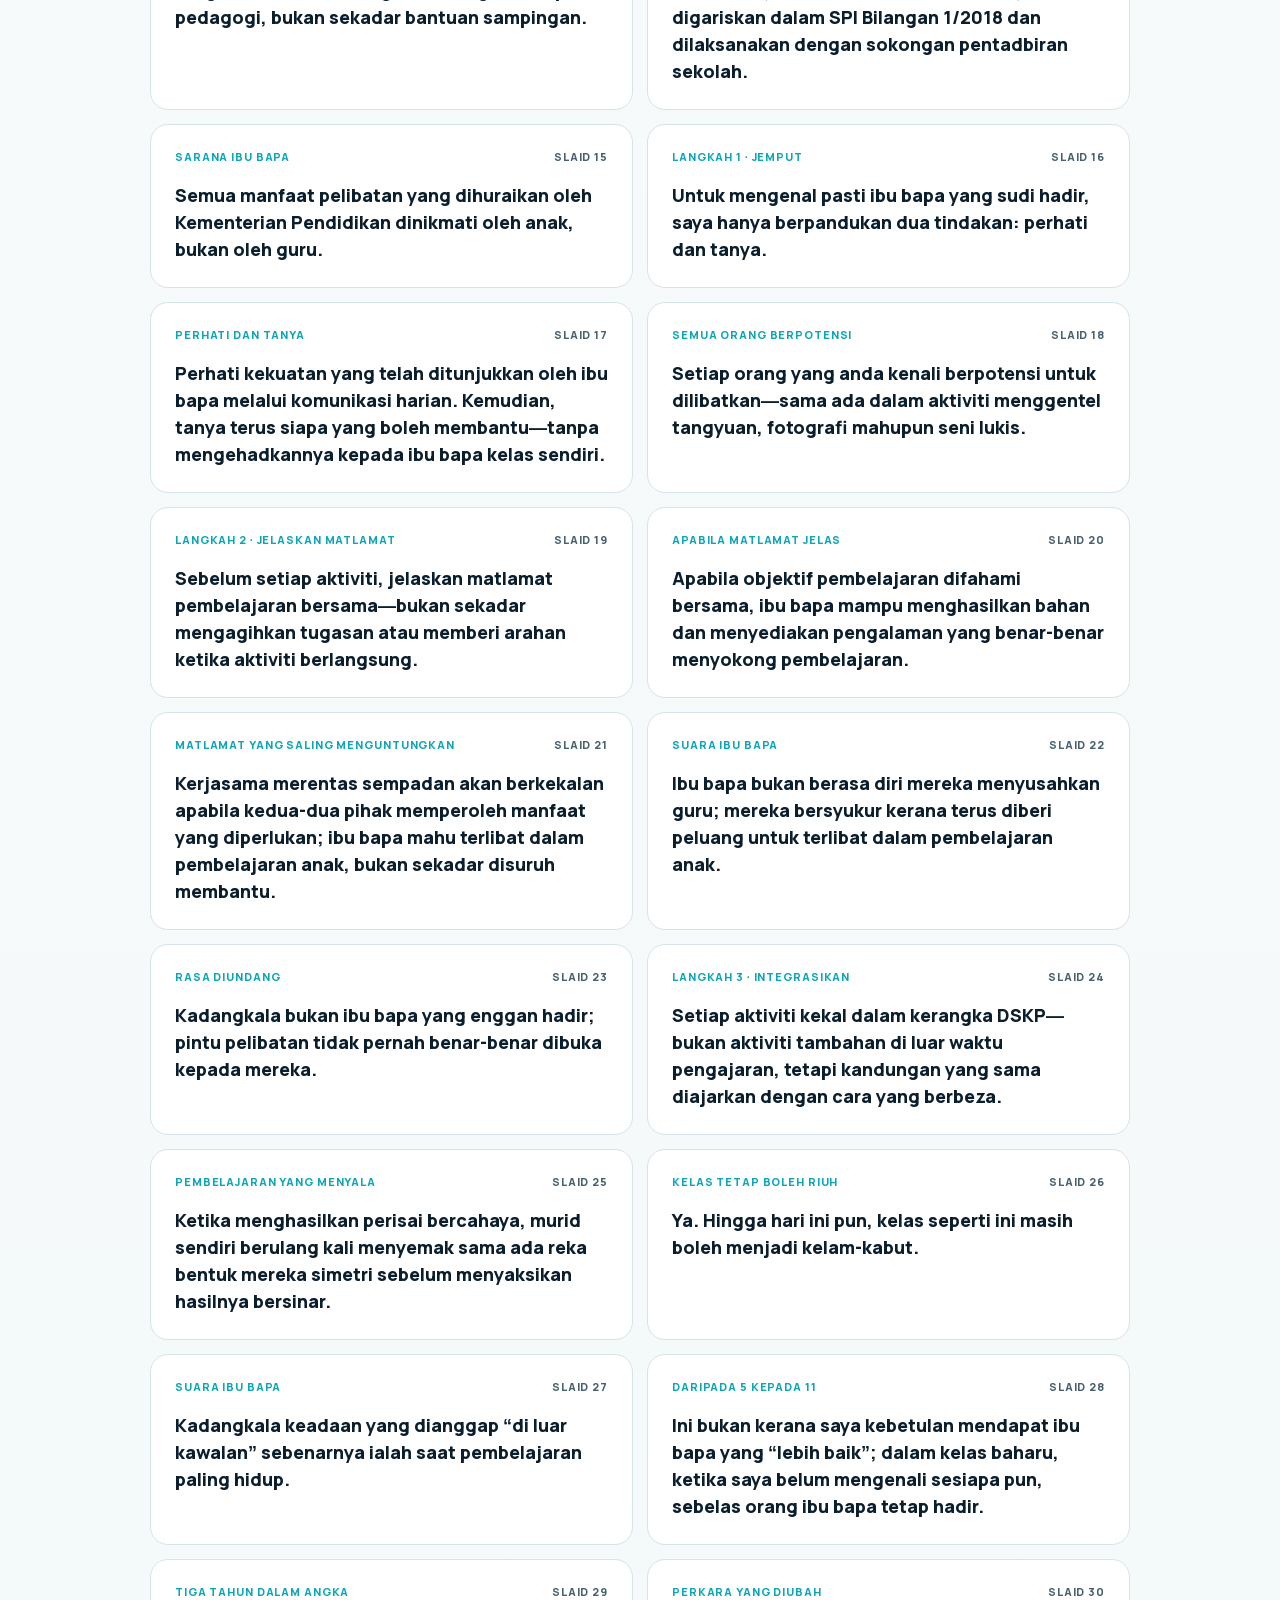
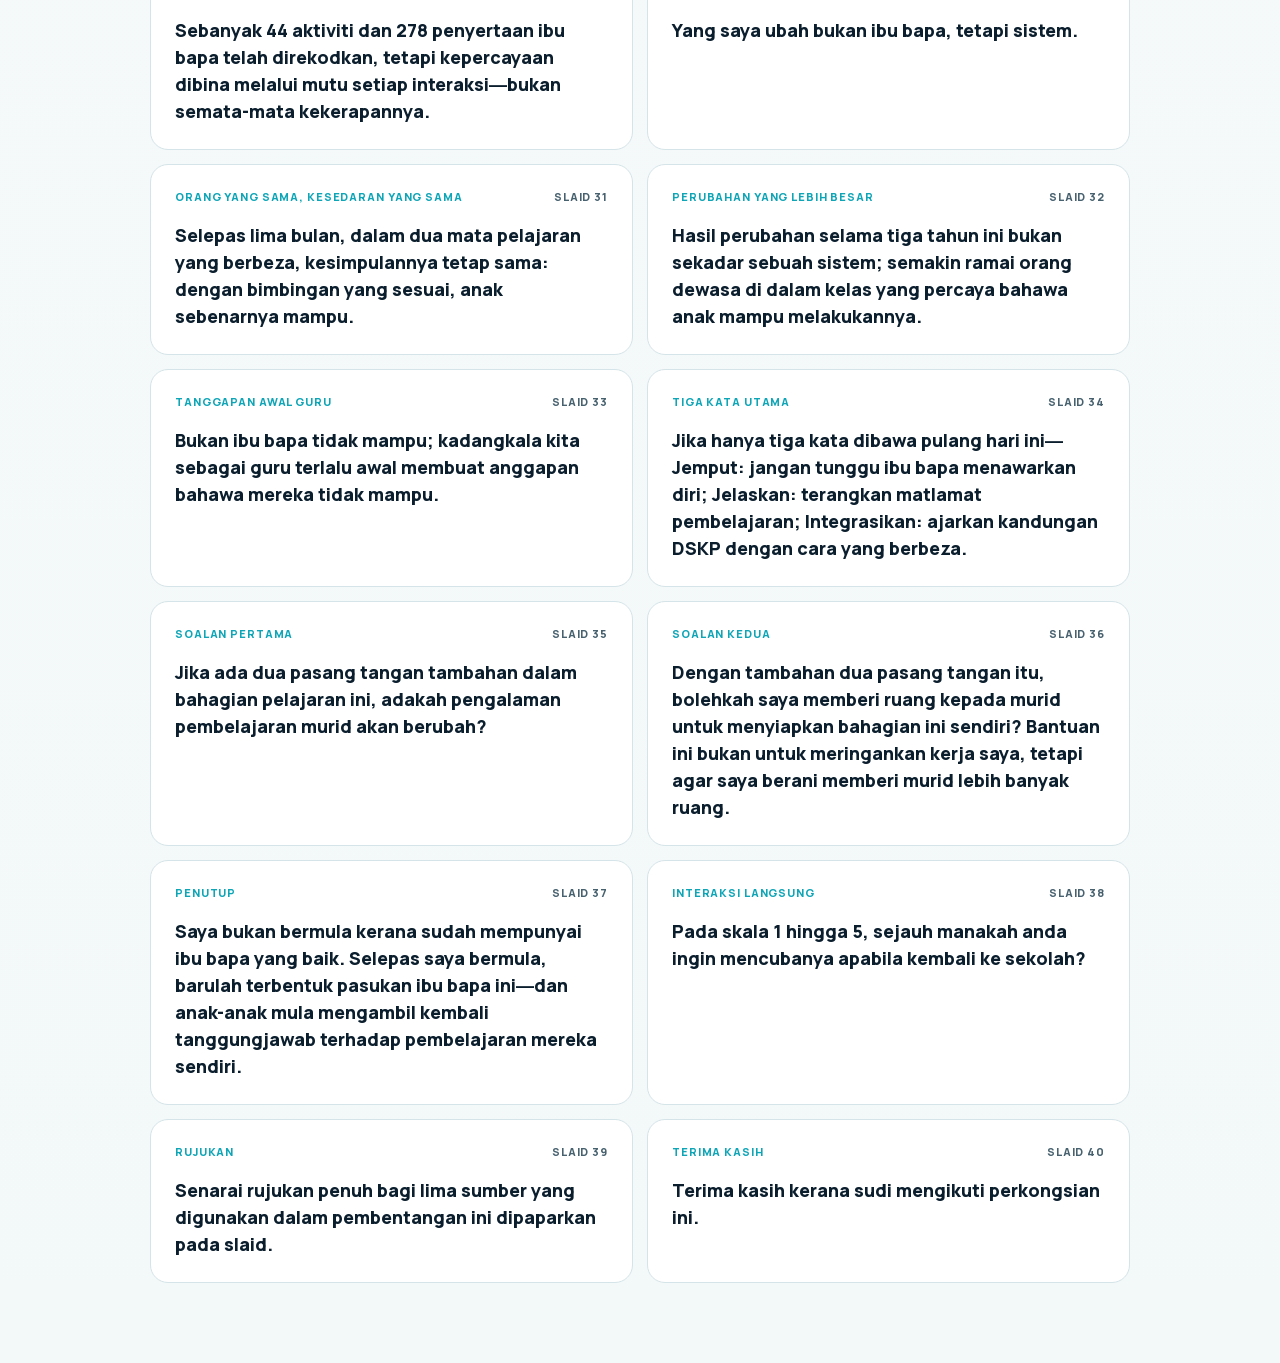
<file: my/review.html>
<!doctype html>
<html lang="ms">
<head>
<meta charset="utf-8">
<meta name="viewport" content="width=device-width, initial-scale=1">
<title>Semakan Bahasa Melayu · 40 Slaid</title>
<link rel="stylesheet" href="my.css">
</head>
<body>
  <main class="review-shell">
    <div class="review-kicker">Versi disemak · Bahasa Melayu Malaysia</div>
    <h1 class="review-title">40 ringkasan Bahasa Melayu</h1>
    <p class="review-intro">Setiap kad sepadan dengan satu slaid dalam pembentangan utama. Halaman ini untuk semakan bahasa sahaja dan tidak akan dipaparkan kepada audiens.</p>
    <div class="review-list" id="review-list"></div>
  </main>

  <script src="../assets/js/malay-content.js"></script>
  <script>
    const list = document.getElementById("review-list");
    window.MALAY_SLIDES.forEach((item, index) => {
      const card = document.createElement("article");
      card.className = "review-item";
      const header = document.createElement("header");
      const label = document.createElement("span");
      const number = document.createElement("span");
      const text = document.createElement("p");
      label.textContent = item.label;
      number.textContent = `Slaid ${String(index + 1).padStart(2, "0")}`;
      text.textContent = item.text;
      header.append(label, number);
      card.append(header, text);
      list.appendChild(card);
    });
  </script>
</body>
</html>
</file>
<file: assets/css/style.css>
/* ===================================================================
   Design tokens
   =================================================================== */
:root{
  --paper:      #F7F2EA;
  --paper-dim:  #EFE7D8;
  --ink:        #2E2419;
  --ink-soft:   #5B4E3E;
  --glow:       #C6F135;
  --glow-dim:   #9FC42A;
  --clay:       #C4633A;
  --academic:   #6B7A8F;
  --academic-bg:#E7EBEF;
  --paper-shadow: 0 18px 40px -18px rgba(46,36,25,.35), 0 2px 6px rgba(46,36,25,.12);

  --font-hand:  'Ma Shan Zheng', cursive;
  --font-body:  'Noto Sans SC', -apple-system, sans-serif;
  --font-data:  'Manrope', -apple-system, sans-serif;

  --slide-pad: clamp(28px, 5vw, 96px);
}

@font-face{
  font-family:'Ma Shan Zheng';
  src: url('../fonts/MaShanZheng.subset.woff2') format('woff2');
  font-weight:400; font-display:swap;
}
@font-face{
  font-family:'Noto Sans SC';
  src: url('../fonts/NotoSansSC-400.subset.woff2') format('woff2');
  font-weight:400; font-display:swap;
}
@font-face{
  font-family:'Noto Sans SC';
  src: url('../fonts/NotoSansSC-700.subset.woff2') format('woff2');
  font-weight:700; font-display:swap;
}
@font-face{
  font-family:'Manrope';
  src: url('../fonts/Manrope-500.subset.woff2') format('woff2');
  font-weight:500; font-display:swap;
}
@font-face{
  font-family:'Manrope';
  src: url('../fonts/Manrope-800.subset.woff2') format('woff2');
  font-weight:800; font-display:swap;
}

*{ box-sizing:border-box; margin:0; padding:0; }
html,body{ height:100%; }
body{
  font-family:var(--font-body);
  background:var(--ink);
  color:var(--ink);
  overflow:hidden;
  -webkit-font-smoothing:antialiased;
}

/* ===================================================================
   Deck shell
   =================================================================== */
#deck{
  position:relative;
  width:100vw; height:100vh;
}
.slide{
  position:absolute; inset:0;
  display:flex; flex-direction:column;
  justify-content:center;
  background:var(--paper);
  opacity:0; visibility:hidden;
  transform:translateY(24px);
  transition:opacity .5s ease, transform .6s cubic-bezier(.16,1,.3,1), visibility 0s linear .5s;
  padding:var(--slide-pad);
}
.slide.active{
  opacity:1; visibility:visible; transform:translateY(0);
  transition:opacity .5s ease, transform .6s cubic-bezier(.16,1,.3,1), visibility 0s;
  z-index:2;
}
.slide.dark{ background:var(--ink); color:var(--paper); }
.slide.dark .eyebrow{ color:var(--glow); }
/* -------------------------------------------------------------------
   ONE COMPOSITION FOR THE WHOLE DECK.
   Every content slide: vertically centred, flush to the SAME left edge,
   same measure. No alternating left/right anchors — the weight comes
   from type scale, colour and whitespace, not from moving the block
   around, so the audience's eye never has to hunt for the start of the
   line. Only the title / thank-you / voting slides are centred.
   ------------------------------------------------------------------- */
.slide-inner{
  width:100%; max-width:min(1180px, 84vw);
  margin-left:0; margin-right:auto;
}
.slide--center .slide-inner{ margin-left:auto; margin-right:auto; text-align:center; }
.slide--center .lead,
.slide--center .sub,
.slide--center .hand-quote{ margin-left:auto; margin-right:auto; }
.slide--center .eyebrow{ justify-content:center; }
/* -------------------------------------------------------------------
   EXCEPTION TO THE LEFT-EDGE RULE — 「物件型」slide.
   靠左对齐是给「一段一段的字」用的：眼睛需要一条固定的起跑线。
   但有些 slide 上只有一件东西（一张便利贴、一组人形 icon、两个圆），
   那件东西本身就是画面，靠左会在右边留下一块死掉的空白。
   这类 slide 加 .slide--object 置中，跟满版照片同一个道理。
   ⚠️ 只给「单一物件」用；只要 slide 上是大段文字，一律回到靠左。
   ------------------------------------------------------------------- */
.slide--object .slide-inner{ margin-left:auto; margin-right:auto; text-align:center; }
.slide--object .sticky,
.slide--object .sub,
.slide--object .micro,
.slide--object .lead{ margin-left:auto; margin-right:auto; }
.slide--object .eyebrow{ justify-content:center; }
.slide--object .evidence-strip{ justify-content:center; margin-left:auto; margin-right:auto; }

/* ---- dramatic entrances, only on transition slides ----------------- */
.anim{ opacity:0; }
.slide.active .anim{ animation:riseIn .85s cubic-bezier(.16,1,.3,1) forwards; }
.slide.active .anim.d1{ animation-delay:.12s; }
.slide.active .anim.d2{ animation-delay:.30s; }
.slide.active .anim.d3{ animation-delay:.52s; }
@keyframes riseIn{
  from{ opacity:0; transform:translateY(26px); filter:blur(14px); }
  to  { opacity:1; transform:none;             filter:blur(0); }
}
/* focus-pull: blur -> razor sharp, for the single key line */
.slide.active .anim-focus{ animation:focusPull 1.25s cubic-bezier(.2,.8,.2,1) forwards; }
@keyframes focusPull{
  from{ opacity:0; filter:blur(26px); letter-spacing:.16em; transform:scale(1.04); }
  60% { opacity:1; }
  to  { opacity:1; filter:blur(0);    letter-spacing:normal; transform:scale(1); }
}
/* lights-up: dark to bright */
.slide.active .anim-ignite{ animation:ignite 1.1s ease-out forwards; }
@keyframes ignite{
  from{ opacity:0; filter:brightness(.15) blur(8px); }
  to  { opacity:1; filter:brightness(1)   blur(0); }
}

/* subtle paper grain on every slide */
.slide::before{
  content:''; position:absolute; inset:0; pointer-events:none;
  opacity:.05; mix-blend-mode:multiply;
  background-image:url("data:image/svg+xml,%3Csvg xmlns='http://www.w3.org/2000/svg' width='120' height='120'%3E%3Cfilter id='n'%3E%3CfeTurbulence type='fractalNoise' baseFrequency='0.85' numOctaves='2' stitchTiles='stitch'/%3E%3C/filter%3E%3Crect width='100%25' height='100%25' filter='url(%23n)'/%3E%3C/svg%3E");
}

.eyebrow{
  font-family:var(--font-data); font-weight:700; letter-spacing:.14em;
  text-transform:uppercase; font-size:13px; color:var(--clay);
  margin-bottom:18px; display:flex; align-items:center; gap:10px;
}
.eyebrow::before{ content:''; width:22px; height:2px; background:currentColor; display:inline-block; }

h1,h2,h3{ font-weight:700; line-height:1.25; }

/* -------------------------------------------------------------------
   TYPE HIERARCHY — strictly three levels, one LEVEL-1 per slide.
   L1 .lead   : the single sentence this slide must be remembered for.
   L2 .sub    : supporting prose — ~38% of L1, muted ink-soft.
   L3 .micro  : citations, attributions, footnotes.
   ------------------------------------------------------------------- */
/* LINE BREAKS ARE MANUAL.
   Chinese has no spaces, so the browser will happily cut a phrase in
   half. Every .lead therefore carries its own <br> at the places where
   the sentence actually breathes, and automatic balancing is switched
   off so those <br> are the only breaks that happen. */
.lead{
  font-size:clamp(32px, 4.2vw, 62px); font-weight:700; line-height:1.44;
  letter-spacing:-.015em; color:var(--ink); max-width:none;
  text-wrap:normal; word-break:keep-all;
}
.lead--sm{ font-size:clamp(26px,3.2vw,46px); line-height:1.5; }
.slide.dark .lead{ color:var(--paper); }

/* handwriting = ONLY the key phrase inside an otherwise sans-serif line.
   2–6 characters is the sweet spot; a whole sentence in handwriting
   stops being special, so it is reserved for quoted human speech. */
.hand{
  font-family:var(--font-hand); font-weight:400; color:var(--clay);
  font-size:1.34em; line-height:1; letter-spacing:.02em;
  padding:0 .06em;
}
.slide.dark .hand{ color:var(--glow); }

/* full-sentence handwriting — reserved for 人的话（家长／孩子说的话） */
.hand-quote{
  font-family:var(--font-hand); font-weight:400; color:var(--clay);
  font-size:clamp(30px,3.6vw,54px); line-height:1.6; letter-spacing:.015em;
  word-break:keep-all;
}
.slide.dark .hand-quote{ color:var(--glow); }
/* a named term, e.g.「教育合伙人」 — short enough to carry a slide alone */
.hand-term{
  font-family:var(--font-hand); font-weight:400; color:var(--clay);
  font-size:clamp(56px,7.4vw,124px); line-height:1.2; letter-spacing:.02em;
}
.slide.dark .hand-term{ color:var(--glow); }

.sub{
  font-size:clamp(15px,1.35vw,20px); line-height:1.95; color:var(--ink-soft);
  max-width:46em; font-weight:400; word-break:keep-all;
}
.slide.dark .sub{ color:#B9AF98; }
.sub--center{ margin-left:auto; margin-right:auto; text-align:center; }
.sub b{ font-weight:700; color:var(--ink); }
.slide.dark .sub b{ color:#E8E1D0; }

.micro{
  font-family:var(--font-data); font-weight:500; font-size:12.5px;
  letter-spacing:.03em; line-height:1.7; color:#8C7F6B; max-width:68ch;
}
.slide.dark .micro{ color:#8E846F; }

/* Compact evidence replaces explanatory prose without losing the facts. */
.evidence-strip{
  display:flex;
  align-items:center;
  flex-wrap:wrap;
  gap:10px;
  max-width:100%;
  font-family:var(--font-data);
  font-size:clamp(13px,1.15vw,17px);
  font-weight:700;
  color:var(--ink-soft);
}
.evidence-strip span{
  padding:9px 14px;
  border:1px solid rgba(46,36,25,.14);
  border-radius:999px;
  background:rgba(255,255,255,.44);
}
.evidence-strip i{ color:var(--clay); font-style:normal; }
.evidence-strip--dark{ color:#D9D0BC; }
.evidence-strip--dark span{
  border-color:rgba(255,255,255,.14);
  background:rgba(255,255,255,.055);
}
.evidence-strip--dark i{ color:var(--glow); }

.example-chips{
  display:flex;
  flex-wrap:wrap;
  gap:10px;
}
.example-chips span{
  padding:9px 14px;
  border:1px solid rgba(255,255,255,.22);
  border-radius:999px;
  background:rgba(30,22,14,.38);
  color:#F3EBDD;
  font-family:var(--font-data);
  font-size:clamp(12px,1vw,15px);
  font-weight:700;
  letter-spacing:.02em;
  backdrop-filter:blur(8px);
}

.source-note{
  position:absolute;
  left:var(--slide-pad);
  right:var(--slide-pad);
  bottom:clamp(18px,2.2vw,40px);
  margin:0;
  max-width:110ch;
  color:#877C68;
  font-family:var(--font-data);
  font-size:10px;
  line-height:1.4;
  letter-spacing:.015em;
  text-align:left;
}
.slide.dark .source-note{ color:#9D927D; }
.source-note--center{ text-align:left; }

/* source-note keeps the deck-wide rule of always pinning to the page
   bottom. On bottom-anchored photo slides that "just works" because
   .content itself already sits flush at the bottom (flex-end), so its
   own box height roughly matches where the footnote should land. The
   .top variant flips .content to flex-start (top), which shrinks its
   box to only the height of the text — so an absolutely-positioned
   bottom:Npx inside THAT short box lands near the top content instead
   of the true bottom of the frame. Fix: stretch .content to the full
   slide height in .top mode, so "bottom" resolves against the whole
   frame again, same as everywhere else. */
.slide.photo-bg.top .content{ height:100%; }

.references-slide .slide-inner{ max-width:min(1240px,88vw); }
.references-title{
  margin:0 0 30px;
  color:var(--paper);
  font-size:clamp(34px,4vw,58px);
}
.reference-grid{
  display:grid;
  grid-template-columns:repeat(2,minmax(0,1fr));
  gap:18px 42px;
}
.reference-grid p{
  margin:0;
  padding-top:14px;
  border-top:1px solid rgba(255,255,255,.13);
  color:#BEB5A1;
  font-family:var(--font-data);
  font-size:clamp(11px,.9vw,14px);
  line-height:1.58;
}
.reference-grid b{ color:#EEE6D4; }
.reference-grid i{ color:#D4CAB7; }

/* legacy aliases kept so nothing silently breaks */
.headline{ font-size:clamp(32px,4.6vw,62px); font-weight:700; line-height:1.26; letter-spacing:-.015em; }
.body-lg{ font-size:clamp(15px,1.32vw,19px); line-height:1.9; color:var(--ink-soft); max-width:56ch; }
.slide.dark .body-lg{ color:#B9AF98; }

/* ===================================================================
   Handwritten sticky-note quotes
   =================================================================== */
.sticky{
  position:relative;
  /* default: refined paper gradient. Drop a real photographed paper texture at
     assets/img/paper-texture.jpg and add class="sticky sticky--photo" to upgrade. */
  background:
    radial-gradient(140% 120% at 15% 0%, rgba(255,255,255,.9), rgba(255,251,240,0) 55%),
    linear-gradient(168deg, #FFFBF0 0%, #F3ECD8 100%);
  border-radius:3px;
  box-shadow:var(--paper-shadow);
  padding:clamp(26px,3vw,42px) clamp(30px,3.4vw,50px);
  max-width:min(940px, 76vw);
  transform:rotate(var(--tilt, -1.4deg));
}
.sticky--photo{
  background:
    linear-gradient(rgba(255,251,240,.5), rgba(255,251,240,.5)),
    url('../img/paper-texture.jpg') center/cover;
}
.sticky::after{
  content:''; position:absolute; top:-14px; left:50%; transform:translateX(-50%) rotate(-3deg);
  width:clamp(72px,9vw,120px); height:clamp(24px,2.4vw,32px); border-radius:2px;
  background:rgba(198,241,53,.55);
  box-shadow:0 3px 6px rgba(0,0,0,.15);
}
/* on a quote slide the handwriting IS the level-1 element */
.sticky p{
  font-family:var(--font-hand); font-size:clamp(21px,2.3vw,33px); line-height:1.74;
  color:#2A2115; word-break:keep-all;
}
/* 上面那截胶带是 ::after，会往卡片外凸出约 14px；
   前面紧接着一段文字时要留出这段，否则胶带会压在字上 */
.sub + .sticky,
.sub + .sticky-duo{ margin-top:18px; }

/* 便利贴要自己的进场动画：通用的 riseIn 结尾是 transform:none，
   会把 --tilt 那一点点歪抹掉，纸就变成一个方正的框，手作感全没了。
   这一支保留 rotate，只动位移与模糊。 */
.slide.active .sticky.anim{ animation:stickyIn .92s cubic-bezier(.16,1,.3,1) forwards; }
@keyframes stickyIn{
  from{ opacity:0; transform:translateY(26px) rotate(var(--tilt,-1.4deg)); filter:blur(14px); }
  to  { opacity:1; transform:rotate(var(--tilt,-1.4deg));                  filter:blur(0); }
}

/* 两张便利贴并置 = 同一个人、隔了五个月的两句话，对照本身就是内容 */
.sticky-duo{
  display:flex; justify-content:center; align-items:flex-start;
  gap:clamp(18px,3vw,52px); flex-wrap:wrap;
}
.sticky-duo .sticky{ max-width:min(430px,40vw); flex:1 1 340px; }
.sticky-duo .sticky p{ font-size:clamp(17px,1.75vw,26px); line-height:1.7; }
.sticky-duo .sticky::after{ width:clamp(56px,6vw,84px); }
.sticky cite{
  display:block; margin-top:14px; font-style:normal; font-family:var(--font-data);
  font-weight:700; font-size:13px; letter-spacing:.06em; color:var(--clay);
}

/* academic citation chip */
.cite-chip{
  display:inline-flex; align-items:center; gap:6px;
  font-family:var(--font-data); font-weight:700; font-size:11.5px;
  letter-spacing:.03em; color:var(--academic);
  background:var(--academic-bg); border-radius:100px;
  padding:4px 11px 4px 9px; margin:2px 4px;
  vertical-align:middle; white-space:nowrap;
}
.cite-chip::before{ content:'§'; font-weight:800; }
.slide.dark .cite-chip{ background:rgba(107,122,143,.28); color:#B9C6D6; }

/* ===================================================================
   Big number / stat display
   =================================================================== */
.stat-num{
  font-family:var(--font-data); font-weight:800; letter-spacing:-.03em;
  font-size:clamp(80px,13vw,190px); line-height:.9;
}
.stat-label{ font-family:var(--font-data); font-weight:700; font-size:15px; letter-spacing:.08em; text-transform:uppercase; color:var(--ink-soft); margin-top:10px; }
.slide.dark .stat-label{ color:#B9AF98; }

.arrow-flow{ display:flex; align-items:center; gap:clamp(20px,4vw,56px); }
.arrow-flow .arrow{ font-size:clamp(28px,3vw,44px); color:var(--clay); }

/* ===================================================================
   FULL-BLEED PHOTO SLIDE  (the only photo component in this deck)
   -------------------------------------------------------------------
   HOW TO DROP IN A REAL PHOTO — one edit, in index.html:
     1. put the file in  assets/img/
     2. change that slide's bg-layer path:
          <div class="bg-layer" style="background-image:url('assets/img/xxx.jpg')">
   （路径写在元素上而不是 CSS 变量里，因为 CSS 变量里的相对路径会以
     style.css 所在资料夹为起点，很容易踩到「图片不见」的坑。）
   `--focal`（写在 <section> 上）控制裁切焦点，等同 background-position，
   例 `50% 30%` = 保住画面上方的人脸。
   Nothing else needs to change: the scrim, the text and the animation
   all sit on top of whatever the background is.
   =================================================================== */
.slide.photo-bg{ padding:0; justify-content:flex-end; overflow:hidden; }
.slide.photo-bg .bg-layer{
  position:absolute; inset:0;
  background-image:var(--photo, none);
  background-size:cover;
  background-position:var(--focal, 50% 50%);
  transform:scale(1.06);
  transition:transform 6s ease-out;
}
.slide.photo-bg.active .bg-layer{ transform:scale(1); }

/* --- two-photo split variant, used once (结尾 5→11 并置) --------------- */
.slide.photo-bg.bg-split .bg-layer{ display:none; }
.bg-split-wrap{ position:absolute; inset:0; display:flex; }
.bg-split-wrap .bg-half{
  position:relative; flex:1 1 50%; overflow:hidden;
  background-size:cover; transform:scale(1.06); transition:transform 6s ease-out;
}
.slide.photo-bg.active .bg-split-wrap .bg-half{ transform:scale(1); }
.bg-split-wrap .bg-half::after{
  content:''; position:absolute; inset:0;
  background:linear-gradient(180deg, rgba(14,10,5,.15) 0%, rgba(14,10,5,.55) 100%);
}
.bg-split-wrap .bg-half + .bg-half{ border-left:2px solid rgba(198,241,53,.5); }
.bg-split-wrap .bg-half .split-tag{
  position:absolute; bottom:18px; left:50%; transform:translateX(-50%); z-index:2;
  font-family:var(--font-data); font-weight:700; font-size:13px; letter-spacing:.06em;
  color:#fff; background:rgba(14,10,5,.55); padding:5px 14px; border-radius:100px;
}

/* --- three-photo montage: proof-of-variety, not a slide-by-slide walk
       through each example. The point of this layout is "look how many
       different kinds of people got invited" at a glance — whichever
       1-2 the speaker actually narrates out loud is chosen live, so
       don't add per-photo captions beyond a tiny corner label. --------- */
.photo-trio{ position:absolute; top:3px; left:3px; right:3px; bottom:96px; display:flex; gap:3px; }
.photo-trio .montage-cell{
  position:relative; flex:1 1 0; min-width:0; overflow:hidden; border-radius:4px;
  background-size:cover; background-position:center;
  transform:scale(1.05) translateY(10px); opacity:0;
}
.slide.active .photo-trio .montage-cell{
  animation:trioIn .8s cubic-bezier(.16,1,.3,1) forwards;
}
.photo-trio .montage-cell:nth-child(1){ animation-delay:.1s; }
.photo-trio .montage-cell:nth-child(2){ animation-delay:.24s; }
.photo-trio .montage-cell:nth-child(3){ animation-delay:.38s; }
@keyframes trioIn{
  from{ opacity:0; transform:scale(1.05) translateY(10px); }
  to  { opacity:1; transform:scale(1)    translateY(0); }
}
.photo-trio .montage-cell::after{
  content:''; position:absolute; inset:0;
  background:linear-gradient(180deg, rgba(14,10,5,0) 45%, rgba(14,10,5,.82) 100%);
}
.photo-trio .montage-tag{
  position:absolute; bottom:14px; left:0; right:0; z-index:2; text-align:center;
  font-family:var(--font-data); font-weight:700; font-size:12.5px; letter-spacing:.04em;
  color:#fff;
}
.photo-trio-caption{
  position:absolute; bottom:32px; left:0; right:0; z-index:3; text-align:center;
  padding:0 var(--slide-pad);
}

/* --- the "photo is coming" state: a full-screen, composed placeholder,
       never a small dashed box ------------------------------------- */
.slide.photo-bg.awaiting .bg-layer{
  background-image:
    radial-gradient(90% 70% at 76% 16%, rgba(233,178,96,.34), transparent 64%),
    radial-gradient(120% 95% at 16% 92%, rgba(196,99,58,.46), transparent 66%),
    linear-gradient(150deg, #8A6A45 0%, #5A4530 40%, #2A2015 100%);
}
.slide.photo-bg.awaiting .bg-layer::after{
  content:''; position:absolute; inset:0; opacity:.16; mix-blend-mode:overlay;
  background-image:url("data:image/svg+xml,%3Csvg xmlns='http://www.w3.org/2000/svg' width='140' height='140'%3E%3Cfilter id='g'%3E%3CfeTurbulence type='fractalNoise' baseFrequency='0.7' numOctaves='3'/%3E%3C/filter%3E%3Crect width='100%25' height='100%25' filter='url(%23g)'/%3E%3C/svg%3E");
}
/* the frame marker — reads as an intentional art-direction card */
/* sits in the empty upper-right field, clear of the text block below-left */
.photo-await{
  position:absolute; z-index:3; top:var(--slide-pad); right:var(--slide-pad);
  width:min(340px,40vw); text-align:left; color:#EDE6D6;
  padding:18px 18px 16px;
  border:1px solid rgba(237,230,214,.30);
  background:rgba(18,13,6,.42);
  backdrop-filter:blur(3px);
}
/* once a real (or mock) photo is in place the big card collapses into a
   small badge that only says "this is still a stand-in" */
.slide.photo-bg:not(.awaiting) .photo-await{
  width:auto; max-width:min(320px,38vw); padding:10px 14px; background:rgba(18,13,6,.5);
}
.slide.photo-bg:not(.awaiting) .photo-await .how{ display:none; }
.slide.photo-bg:not(.awaiting) .photo-await .what{ font-size:12px; font-weight:500; color:#D8D0BE; }
.slide.photo-bg:not(.awaiting) .photo-await .what br{ display:none; }
.slide.photo-bg:not(.awaiting) .photo-await .tag{ font-size:9.5px; margin-bottom:6px; }
.slide.photo-bg:not(.awaiting) .photo-await::before,
.slide.photo-bg:not(.awaiting) .photo-await::after{ display:none; }
.photo-await .tag{
  font-family:var(--font-data); font-weight:800; font-size:11px; letter-spacing:.34em;
  text-transform:uppercase; color:var(--glow); display:block; margin-bottom:14px;
}
.photo-await .what{
  font-family:var(--font-body); font-weight:700; font-size:15px;
  line-height:1.7; color:#F2ECDD;
}
.photo-await .how{
  margin-top:12px; padding-top:10px; border-top:1px solid rgba(237,230,214,.18);
  font-family:var(--font-data); font-size:10.5px; letter-spacing:.02em; color:#B3A68D; line-height:1.65;
}
.photo-await .how b{ color:var(--glow); font-weight:800; }
/* corner ticks, so the empty frame still feels composed */
.photo-await::before,.photo-await::after{
  content:''; position:absolute; width:16px; height:16px; border:2px solid var(--glow); opacity:.8;
}
.photo-await::before{ top:-1px; left:-1px; border-right:0; border-bottom:0; }
.photo-await::after{ bottom:-1px; right:-1px; border-left:0; border-top:0; }

/* the scrim only darkens where the words actually sit, so the photograph
   itself stays bright — the deck was reading too dark overall */
.slide.photo-bg .scrim{
  position:absolute; inset:0;
  background:
    linear-gradient(180deg, rgba(14,10,5,.30) 0%, rgba(14,10,5,0) 30%, rgba(14,10,5,.20) 52%, rgba(14,10,5,.80) 92%),
    linear-gradient(90deg, rgba(14,10,5,.62) 0%, rgba(14,10,5,.10) 52%, rgba(14,10,5,0) 72%);
}

/* --- text-at-top variant: for photos whose subject sits along the
       bottom edge (e.g. a line-up of people), so the caption doesn't
       land on top of faces. Flips both the layout anchor and the scrim
       direction — use sparingly, only when the bottom-anchor default
       genuinely collides with the photo's own subject. ------------- */
.slide.photo-bg.top{ justify-content:flex-start; }
.slide.photo-bg.top .scrim{
  background:
    linear-gradient(180deg, rgba(14,10,5,.82) 0%, rgba(14,10,5,.24) 40%, rgba(14,10,5,0) 62%, rgba(14,10,5,.10) 100%),
    linear-gradient(90deg, rgba(14,10,5,.55) 0%, rgba(14,10,5,.08) 50%, rgba(14,10,5,0) 70%);
}

/* --- split variant: headline pinned top, supporting detail pinned
       bottom, subject (people/banner) left uncovered in the middle band.
       Used when even the .top variant's bullet list would still land on
       the photo's own subject. Two independent .content blocks instead
       of one flex-anchored block. ------------------------------------ */
.slide.photo-bg.split-v{ display:block; }
.slide.photo-bg.split-v .scrim{
  background:
    linear-gradient(180deg, rgba(14,10,5,.80) 0%, rgba(14,10,5,.05) 26%, rgba(14,10,5,0) 60%, rgba(14,10,5,.10) 76%, rgba(14,10,5,.82) 100%),
    linear-gradient(90deg, rgba(14,10,5,.55) 0%, rgba(14,10,5,.08) 50%, rgba(14,10,5,0) 70%);
}
.slide.photo-bg.split-v .content{
  position:absolute; z-index:2; left:0; right:0; margin:0 auto;
  max-width:1120px; padding:0 var(--slide-pad);
}
.slide.photo-bg.split-v .content--top{ top:var(--slide-pad); }
.slide.photo-bg.split-v .content--bottom{ bottom:clamp(40px,7vh,88px); }
.slide.photo-bg .content{
  position:relative; z-index:2;
  padding:var(--slide-pad) var(--slide-pad) clamp(56px,9vh,128px);
  color:var(--paper); width:100%; max-width:1120px; margin:0 auto;
}
.slide.photo-bg .content .lead,
.slide.photo-bg .content .headline{ color:#FBF7EE; text-shadow:0 2px 24px rgba(0,0,0,.5); }
.slide.photo-bg .content .sub{ color:#D6CDBA; text-shadow:0 1px 12px rgba(0,0,0,.6); }
.slide.photo-bg .content .sub b,
.slide.photo-bg .content .micro b{ color:#F6F1E4; }
.slide.photo-bg .content .hand,
.slide.photo-bg .content .hand-quote,
.slide.photo-bg .content .hand-term{ color:var(--glow); }
.slide.photo-bg .eyebrow{ color:var(--glow); }
/* a long verbatim quote laid over a photo: still the only focal element,
   but sized so it never turns into a wall of oversized text */
/* 量测（measure）刻意放宽：这是一段完整的话，不是标语。
   窄栏会把它切成七八行短句，读起来一顿一顿的、像在念条目；
   放宽到 ~26 个中文字一行，逗号后面就不用急着换行，语气才连得起来。 */
.quote-photo{
  font-size:clamp(19px,2.05vw,30px); font-weight:700; line-height:1.72;
  max-width:min(54ch, 70vw); color:#FBF7EE; text-shadow:0 2px 22px rgba(0,0,0,.6);
  border-left:3px solid var(--glow); padding-left:clamp(18px,2vw,28px);
}

/* ===================================================================
   Method step marker
   =================================================================== */
.step-mark{
  font-family:var(--font-data); font-weight:800; font-size:15px; color:var(--paper);
  background:var(--ink); border-radius:100px; padding:6px 16px;
  display:inline-flex; align-items:center; gap:8px; margin-bottom:20px;
}
.step-mark b{ color:var(--glow-dim); }
/* 深色页上的 step-mark：底色本来就是 --ink，胶囊会整颗消失，
   所以改成描边＋极淡的底，形状还在，重量不抢 */
.slide.dark .step-mark{
  background:rgba(247,242,234,.09);
  border:1px solid rgba(247,242,234,.20);
  color:var(--paper);
}
.slide.dark .step-mark b{ color:var(--glow); }

/* ===================================================================
   GLOW-SHIELD SIGNATURE MOMENT (method 4)
   -------------------------------------------------------------------
   Architecture = making photo → lights-out → finished UV photo.
   Both photographs use the deck's `.photo-bg .bg-layer` component.
   The first presenter click runs the blackout, swaps photographs under
   cover of darkness, and then fires the purple-lamp flash.
   =================================================================== */
.slide.uv-reveal{ justify-content:center; }
/* while there is no real photo yet, the placeholder for THIS slide is a dark
   room rather than the warm field used by the other photo placeholders */
.slide.uv-reveal.awaiting .bg-layer{
  background-image:
    radial-gradient(70% 55% at 50% 46%, rgba(120,74,220,.30), transparent 68%),
    linear-gradient(160deg, #1B1430 0%, #0C0918 55%, #050409 100%);
}
.slide.uv-reveal .content{ text-align:center; }
.slide.uv-reveal .uv-making-bg,
.slide.uv-reveal .uv-glow-bg{
  transition:transform 6s ease-out, opacity .18s linear .34s;
}
.slide.uv-reveal .uv-making-bg{ opacity:1; }
.slide.uv-reveal .uv-glow-bg{ opacity:0; }
.slide.uv-reveal.lit .uv-making-bg{ opacity:0; }
.slide.uv-reveal.lit .uv-glow-bg{ opacity:1; }
/* first click: the room goes fully dark while the two photos cross over */
.uv-veil{
  position:absolute; inset:0; z-index:2; background:#07060B; pointer-events:none;
  opacity:0;
}
.slide.uv-reveal.lit .uv-veil{ animation:uvBlackout 1.35s ease-out forwards; }
@keyframes uvBlackout{
  0%{ opacity:0; }
  22%{ opacity:.98; }
  43%{ opacity:.98; }
  100%{ opacity:.20; }
}
.uv-flash{ position:absolute; inset:0; z-index:3; background:#EDE6FF; opacity:0; pointer-events:none; }
.slide.uv-reveal.lit .uv-flash{ animation:uvPop 1.05s ease-out .46s forwards; }
@keyframes uvPop{
  0%{ opacity:0; } 6%{ opacity:.92; } 26%{ opacity:.12; } 100%{ opacity:0; }
}
/* purple UV cast + glow bloom left over the photograph after the flash */
.uv-cast{
  position:absolute; inset:0; z-index:2; pointer-events:none; opacity:0;
  transition:opacity 1.1s ease .68s;
  background:
    radial-gradient(58% 46% at 50% 48%, rgba(198,241,53,.34), transparent 70%),
    radial-gradient(110% 92% at 50% 50%, rgba(104,62,204,.26), rgba(6,4,14,.72) 82%);
  mix-blend-mode:screen;
}
.slide.uv-reveal .scrim{
  background:radial-gradient(120% 100% at 50% 50%, rgba(6,4,14,.10), rgba(6,4,14,.72) 84%);
}
.slide.uv-reveal.lit .uv-cast{ opacity:1; }
/* the line spoken before the lights go out */
.uv-pre{
  position:absolute; z-index:4; inset:0; display:flex; align-items:flex-end; justify-content:flex-start;
  padding:var(--slide-pad); text-align:left;
  transition:opacity .24s ease;
  background:linear-gradient(90deg, rgba(8,6,4,.78) 0%, rgba(8,6,4,.30) 48%, rgba(8,6,4,.02) 76%);
}
.slide.uv-reveal.lit .uv-pre{ opacity:0; pointer-events:none; }
/* 宽度用 px 不用 ch：这个盒子自己是 16px 字号，ch 会以 16px 去算，
   量测会缩到只剩十个字一行，整段被切碎 */
.uv-pre-in{ width:min(660px, 48vw); margin-bottom:clamp(18px,4vh,48px); }
.uv-pre .sub{
  color:#E6DFCE;
  font-size:clamp(15px,1.35vw,20px);
  font-weight:700;
  line-height:1.7;
  text-shadow:0 2px 18px rgba(0,0,0,.75);
}
.uv-pre .hand-quote{
  margin-top:8px;
  color:var(--glow);
  font-size:clamp(30px,3.8vw,58px);
  line-height:1.45;
  text-shadow:0 2px 24px rgba(0,0,0,.9);
}
.uv-pre .hand-quote .hand{ color:var(--glow); }
/* 揭晓由讲者自己按（见 deck.js：uv-reveal 上的第一次「下一页」＝开灯，
   第二次才真的翻页），所以这里给讲者一个小提示，不是给观众看的。 */
.uv-hint{
  margin-top:clamp(22px,4vh,44px);
  font-family:var(--font-data); font-weight:700; font-size:11.5px;
  letter-spacing:.28em; text-transform:uppercase; color:rgba(198,241,53,.66);
  display:inline-flex; align-items:center; gap:10px;
  border:1px solid rgba(198,241,53,.28); border-radius:100px; padding:7px 16px;
  animation:hintPulse 2.4s ease-in-out infinite;
}
@keyframes hintPulse{ 0%,100%{ opacity:.45; } 50%{ opacity:1; } }
/* the child's line, in handwriting, after the reveal */
.uv-caption{
  position:relative; z-index:4; opacity:0; transform:translateY(18px);
  transition:opacity .9s ease 1.02s, transform .9s cubic-bezier(.16,1,.3,1) 1.02s;
}
.slide.uv-reveal.lit .uv-caption{ opacity:1; transform:none; }
.uv-caption .hand-quote{
  color:var(--glow);
  text-shadow:0 0 10px rgba(0,0,0,.9), 0 0 28px rgba(198,241,53,.8), 0 0 76px rgba(198,241,53,.4);
}
/* a soft pool of darkness behind the caption so it survives a busy photo */
.uv-caption{
  position:relative; padding:7vh 6vw;
  background:radial-gradient(58% 62% at 50% 50%, rgba(4,2,10,.88) 12%, rgba(4,2,10,0) 76%);
}

/* ===================================================================
   Dramatic number slides
   =================================================================== */
.stat-hero{ position:relative; }
/* the numeral's line-box sits higher than its ink; nudge back to optical centre */
.stat-hero .slide-inner{ transform:translateY(13vh); }
.stat-hero .stat-num{
  font-size:clamp(160px, 40vh, 460px); line-height:.82;
  background:linear-gradient(178deg, var(--glow) 6%, var(--glow-dim) 92%);
  -webkit-background-clip:text; background-clip:text; color:transparent;
  filter:drop-shadow(0 0 46px rgba(198,241,53,.22));
}
.stat-hero .unit{
  font-family:var(--font-hand); font-size:clamp(38px,5vw,84px); color:var(--glow);
  margin-left:.12em; vertical-align:.28em;
}
.stat-hero .stat-label{ font-size:13px; letter-spacing:.22em; }
/* two numbers, one dwarfing the other = the growth is felt, not read */
.stat-duo{ display:flex; align-items:flex-end; gap:clamp(24px,6vw,90px); flex-wrap:wrap; }
.stat-duo .then .stat-num{ font-size:clamp(56px,9vh,110px); color:#7E7361; opacity:.72; }
.stat-duo .then .stat-label{ color:#7E7361; }
.stat-duo .now  .stat-num{
  font-size:clamp(150px, 34vh, 380px); line-height:.84; color:var(--glow);
  filter:drop-shadow(0 0 50px rgba(198,241,53,.28));
}
.stat-duo .now .stat-label{ color:var(--glow); }
/* ===================================================================
   PEOPLE ICONS — 这份 deck 唯一的「人」图形组件，重复使用
   -------------------------------------------------------------------
   为什么要有它：这场分享的每一个转折都是「人数」（5 → 12 → 20 → 278），
   纯数字读起来是统计，一个个长出来的人形读起来是「一个一个来的人」。
   用法（图形由 JS 依 data-count 生成，不要手写 48 个 SVG）：
     <div class="people-icons" data-count="5"></div>
     <div class="people-icons people-icons--dim" data-count="5"></div>
   尺寸靠 --psize，行距靠 --pgap；进场时 icon 逐个 pop 出来。
   目前出现在三处，风格一致：起点 5 位 / 团队 5→12 / 三年 278 人次阵列。
   =================================================================== */
.people-icons{
  display:flex; flex-wrap:wrap; justify-content:center;
  gap:var(--pgap, 1.2vw);
}
.p-fig{
  width:var(--psize, 8vh); height:auto; flex:0 0 auto;
  color:var(--glow); opacity:0;
  transform:translateY(14px) scale(.84);
  filter:drop-shadow(0 0 18px rgba(198,241,53,.26));
}
.slide.active .p-fig{
  animation:popIn .52s cubic-bezier(.2,1.5,.35,1) forwards;
  animation-delay:var(--d, 0s);
}
@keyframes popIn{ to{ opacity:var(--op, 1); transform:none; } }
/* 「之前」的那一组：退成纸灰色、不发光，才衬得出后面那一组 */
.people-icons--dim .p-fig{ color:#7E7361; --op:.6; filter:none; }

/* 两组并置：左边少、右边多，数量差自己会说话 */
.people-duo{
  display:flex; align-items:flex-end; justify-content:center;
  gap:clamp(26px,6vw,96px); flex-wrap:wrap; margin-top:2vh;
}
.people-group{ display:flex; flex-direction:column; align-items:center; gap:clamp(14px,2vh,24px); }
.people-group .people-icons{ max-width:min(30vw,420px); }
.people-group .g-num{
  font-family:var(--font-data); font-weight:800; line-height:1;
  font-size:clamp(30px,4.4vw,72px); color:var(--glow);
}
.people-group .g-lab{
  font-family:var(--font-data); font-weight:700; font-size:12px;
  letter-spacing:.16em; text-transform:uppercase; color:#B9AF98;
}
.people-group--then .g-num{ font-size:clamp(22px,2.6vw,40px); color:#7E7361; }
.people-group--then .g-lab{ color:#7E7361; }
.people-duo .p-link{
  font-family:var(--font-data); font-weight:800; font-size:clamp(20px,2.4vw,34px);
  color:var(--clay); padding-bottom:clamp(30px,7vh,72px);
}

/* -------------------------------------------------------------------
   师生比图示（1:35 → 7 组 1:5）
   -------------------------------------------------------------------
   ⚠️ 这一页最容易画错，画错就变成另一个意思：
   如果前面放 35 个、后面只放 5 个，读起来是「学生变少了」。
   真正要讲的是**同样的 35 个孩子**——原本一位大人对一整排 35 人，
   之后被切成七组、每组五人、每组各有一位大人。
   所以上排那 35 个原身**永远留在原地**（只会褪成灰），
   下面七框里的是从它们身上克隆出来的分身（7×5＝35，数量对得上）。
   唯一在变的是「有几位大人」和「有没有被分组」。
   大人用 clay 色且比孩子大一号，才分得出谁是大人。
   ------------------------------------------------------------------- */
.ratio-band{ margin-bottom:clamp(30px,5vh,60px); }
.ratio-band:last-child{ margin-bottom:0; }
/* 两行标题占同一个格子（grid-area 叠放），高度取较高的那一行，
   所以「1 : 35」→「7 组 · 1 : 5」是原地交叉淡入，版面不会往下顶。 */
.band-heads{ display:grid; justify-items:center; }
.band-heads > .band-head{ grid-area:1 / 1; transition:opacity .8s ease; }
.band-head--now{ opacity:0; }
.slide.split .band-head--then{ opacity:0; }
.slide.split .band-head--now{ opacity:1; transition-delay:.35s; }
.band-head{
  display:flex; align-items:baseline; justify-content:center; gap:14px;
  margin-bottom:12px; flex-wrap:wrap;
}
.band-num{
  font-family:var(--font-data); font-weight:800; line-height:1;
  font-size:clamp(24px,3vw,46px); color:#7E7361;
}
.band-lab{
  font-family:var(--font-data); font-weight:700; font-size:12px;
  letter-spacing:.12em; color:#7E7361;
}
.band-row{ display:flex; align-items:flex-end; justify-content:center; gap:clamp(12px,1.6vw,24px); flex-wrap:wrap; }
.unit-group{ display:flex; flex-direction:column; align-items:center; gap:9px; }
.unit-group .people-icons{ --pgap:4px; }
.people-icons--adult .p-fig{ width:26px; color:var(--clay); filter:none; --op:1; }
.people-icons--kid   .p-fig{ width:14px; filter:none; }
/* 「之后」那一行标题：亮起来，分组用间距讲，不用框线 */
.band-head--now .band-num{ font-size:clamp(28px,3.6vw,58px); color:var(--glow); }
.band-head--now .band-lab{ color:var(--glow); }

/* -------------------------------------------------------------------
   分身动作（1:35 → 7 组 1:5）
   -------------------------------------------------------------------
   两排从头到尾都占着版面，所以没有任何版面跳动：
   · 上排 .row-origin 的 35 个原身永远不动、不消失，触发后只是慢慢褪成灰
   · 下排七个 .group-box 和七位大人初始完全隐藏，讲者触发后才一起出现
   · 框和大人出现后，由 deck.js 的 splitRatio() 克隆上排每一个 icon，克隆体放进
     .clone-layer（绝对定位），从原身位置平滑 morph 到框里的落点；
     落点就是框里那五个 .people-icons--slot 的 icon（本来透明），
     分身到位后它们显形、克隆体撤走，所以最终版面是干干净净的正常流。
   ⚠️ 不要改成「把原节点搬下去」：上排一空掉就读成学生变少了。
   ------------------------------------------------------------------- */
.ratio-stage{ position:relative; display:flex; flex-direction:column; align-items:center;
  gap:clamp(26px,4.4vh,52px); }
/* 上排的原身：触发后原地褪色。只动 color——opacity 被 popIn 的 forwards
   锁着，改不动，而 color 不在 keyframes 里，所以过渡才吃得到。 */
.row-origin .people-icons--kid .p-fig{ transition:color 1.1s ease .58s; }
.slide.split .row-origin .people-icons--kid .p-fig{ color:#6E6555; }
.slide.split .row-origin .people-icons--adult .p-fig{ color:#8A5946; transition:color 1.1s ease .58s; }

/* 七个框与七位大人：初始完全隐藏但保留版面高度，触发后才出现。
   保留高度可避免分组时整套构图突然上下跳动。 */
.row-groups{
  align-items:stretch;
  opacity:0; visibility:hidden; transform:translateY(10px);
  transition:opacity .42s ease, transform .42s cubic-bezier(.16,1,.3,1),
             visibility 0s linear .42s;
}
.slide.split .row-groups{
  opacity:1; visibility:visible; transform:none;
  transition:opacity .42s ease, transform .42s cubic-bezier(.16,1,.3,1),
             visibility 0s;
}
.group-box{
  display:flex; flex-direction:column; align-items:center; gap:9px;
  padding:10px clamp(8px,1vw,14px) 11px;
  border:1px dashed rgba(198,241,53,.42); border-radius:12px;
  background:rgba(198,241,53,.05);
  transition:border-color .9s ease, background-color .9s ease;
}
.group-box .people-icons{ --pgap:4px; }
/* 框里的落点：先隐形（也不要跑 popIn，不然进场就自己冒出来了），
   等分身飞到才显形。显形是瞬间的（不做淡入）：那一刻分身正好压在它身上，像素重合，
   所以看不出交接；淡入反而会露出「两层各半透明」的破绽。 */
.people-icons--slot .p-fig{ animation:none !important; opacity:0; transform:none; }
.slide.landed .people-icons--slot .p-fig{ opacity:1; }

/* 分身图层：只负责飞，飞完清空。pointer-events 关掉，纯视觉。 */
.clone-layer{ position:absolute; inset:0; pointer-events:none; z-index:3; }
.p-clone{
  position:absolute; transform:none; opacity:1;
  color:var(--glow); filter:none; will-change:transform;
  animation:none !important;   /* 别让 popIn 的 forwards 抢走 transform */
}

/* 密集阵列：278 个小人形铺成一片，人次的「量」用密度呈现，不用柱状图 */
.people-field{
  --pf-fig:clamp(9px,1.05vw,15px);
  --pf-gap:clamp(4px,.5vw,7px);
  --pf-w:40;                     /* 一行几个（写在 HTML 上） */
  display:flex; flex-wrap:wrap; justify-content:center;
  gap:var(--pf-gap);
  width:calc(var(--pf-fig) * var(--pf-w) + var(--pf-gap) * (var(--pf-w) - 1));
  max-width:88vw; margin:0 auto;
}
.people-field .p-fig{ width:var(--pf-fig); filter:none; --op:.9; }

/* ===================================================================
   面积对比（结尾 5 → 11）
   -------------------------------------------------------------------
   刻意不用 people-icons：icon 这一招前面已经用过三次，结尾再用一次
   全场就变成同一个套路。这里改用「圆面积」——圆的直径按 √n 换算，
   所以两个圆的面积就是 5 : 11 的真实比例，不是随手放大。
   glow 那一圈用 stroke-dashoffset 慢慢画出来，中间刻意留 1.1s 停顿，
   让讲者有时间把「你是不是刚好遇到一批好家长」这句问题问完。
   =================================================================== */
.area-duo{
  display:flex; align-items:flex-end; justify-content:center;
  gap:clamp(26px,7vw,120px); flex-wrap:wrap; margin-top:2vh;
}
.area-cell{ display:flex; flex-direction:column; align-items:center; gap:clamp(12px,2vh,22px); }
.area-disc{ position:relative; width:var(--d); height:var(--d); display:grid; place-items:center; }
/* overflow:visible 是必须的：SVG 默认会裁掉 viewBox 以外的东西，
   而 drop-shadow 的光晕正好长在圈外，被裁掉之后光晕边缘会出现
   一个很明显的正方形边界（圆圈外面套了个方框的错觉）。 */
.area-disc .a-ring{
  position:absolute; inset:0; width:100%; height:100%;
  transform:rotate(-90deg); overflow:visible;
}
.area-disc .a-ring circle{ fill:none; stroke-width:1.6; }
.area-disc .a-num{
  position:relative; font-family:var(--font-data); font-weight:800;
  font-size:calc(var(--d) * .44); line-height:1; letter-spacing:-.03em;
}
.area-cell .a-lab{
  font-family:var(--font-data); font-weight:700; font-size:12px;
  letter-spacing:.12em; text-transform:uppercase; color:#B9AF98; text-align:center;
}
/* 起点：虚线、灰、没有光 */
.area-cell--then .a-ring circle{ stroke:#7E7361; stroke-dasharray:5 7; opacity:.75; }
.area-cell--then .a-num{ color:#7E7361; }
.area-cell--then .a-lab{ color:#7E7361; }
/* 现在：实线画出来 + 圆里慢慢亮起来 */
.area-cell--now .area-disc::before{
  content:''; position:absolute; inset:0; border-radius:50%; opacity:0;
  background:radial-gradient(circle at 50% 50%, rgba(198,241,53,.20), rgba(198,241,53,0) 72%);
  transition:opacity 1.6s ease 1.9s;
}
.slide.active .area-cell--now .area-disc::before{ opacity:1; }
/* ⚠️ 这里刻意不用 SVG filter:drop-shadow 做光晕。
   SVG 的 filter 有一块矩形「滤镜区域」，光晕一超出这块区域就被切平，
   于是圆圈外面会浮出一个看得很清楚的正方形边界。
   改成在圆形的 ::after 上打 box-shadow：形状本身是圆的，光晕就是圆的。 */
.area-cell--now .a-ring circle{
  stroke:var(--glow); stroke-linecap:round;
  stroke-dasharray:302; stroke-dashoffset:302;
}
.area-cell--now .area-disc::after{
  content:''; position:absolute; inset:0; border-radius:50%;
  box-shadow:0 0 30px rgba(198,241,53,.34), 0 0 72px rgba(198,241,53,.16);
  opacity:0; pointer-events:none;
  transition:opacity 1.4s ease 1.7s;
}
.slide.active .area-cell--now .area-disc::after{ opacity:1; }
.slide.active .area-cell--now .a-ring circle{
  animation:drawRing 1.6s cubic-bezier(.32,.72,.2,1) 1.1s forwards;
}
@keyframes drawRing{ to{ stroke-dashoffset:0; } }
.area-cell--now .a-num{
  color:var(--glow); opacity:0;
  animation:none;
}
.slide.active .area-cell--now .a-num{ animation:riseIn .9s cubic-bezier(.16,1,.3,1) 1.55s forwards; }
.area-cell--now .a-lab{ color:var(--glow); }

/* ===================================================================
   三年累积总量（44 场 / 278 人次）
   -------------------------------------------------------------------
   ⚠️ 逐年柱状图已刻意移除：2024(25场) vs 2025(5场) 的落差会被误读成
   「参与度下滑」，实际上 2025 有两场是正常上课日、不计志愿者活动。
   所以只呈现三年累积总量，规模感交给 .people-field 的 icon 阵列去讲。
   =================================================================== */
.total-row{ display:flex; gap:clamp(28px,5vw,72px); flex-wrap:wrap; align-items:flex-end; }
.total-row .t-num{
  font-family:var(--font-data); font-weight:800; letter-spacing:-.03em;
  font-size:clamp(64px,9vw,132px); line-height:.9; color:var(--glow);
}
.total-row .t-num .t-unit{
  font-family:var(--font-hand); font-size:.36em; color:var(--glow); margin-left:.16em; vertical-align:.5em;
}
/* 跟 icon 阵列同页时用这一档：阵列才是主角，数字退成它的注解，
   两个都放到最大会打架 */
.total-row--sm .t-num{ font-size:clamp(44px,5.6vw,88px); }

/* ===================================================================
   「邀」：看 / 问 两个关键词并置
   -------------------------------------------------------------------
   v4 讲稿刻意只留「看」「问」两个字＋各自一句解释，三个临场举例
   （生字簿／汤圆／摄影绘画朋友）讲者口述带过，不进 slide 正文——
   所以这个组件只需要撑住两个大字＋一行说明，不用留举例的位置。
   ⚠️ 想加例子进来之前，先回讲稿确认这不是被要求拿掉的内容。
   =================================================================== */
.term-duo{
  display:flex; justify-content:center; align-items:flex-start;
  gap:clamp(40px,7vw,120px); flex-wrap:wrap; margin-top:1vh;
}
.term-cell{
  display:flex; flex-direction:column; align-items:center; gap:16px;
  max-width:min(320px,38vw);
}
.term-cell .hand-term{ font-size:clamp(64px,9vw,140px); line-height:1; }
.term-cell .sub{ text-align:center; }

/* ===================================================================
   收尾「邀 · 讲 · 融」三字总结页
   -------------------------------------------------------------------
   全场收尾前份量最重的一页：三个字用跟 .stat-hero 数字同等级的
   glow 渐层处理，让它跟前面任何一个「一级重点」站在同一个视觉量级，
   不只是三个手写字摆在一起。
   =================================================================== */
.term-trio{
  display:flex; justify-content:center; align-items:flex-start;
  gap:clamp(28px,5.5vw,88px); flex-wrap:wrap; margin-top:1.2vh;
}
.trio-cell{
  display:flex; flex-direction:column; align-items:center; gap:14px;
  max-width:min(260px,30vw);
}
.trio-cell .trio-word{
  font-family:var(--font-hand); font-weight:400; line-height:1;
  font-size:clamp(72px,11vw,168px);
  background:linear-gradient(178deg, var(--glow) 6%, var(--glow-dim) 92%);
  -webkit-background-clip:text; background-clip:text; color:transparent;
  filter:drop-shadow(0 0 40px rgba(198,241,53,.22));
}
.trio-cell .sub{ text-align:center; color:#B9AF98; }
.total-row .t-lab{
  font-family:var(--font-data); font-weight:700; font-size:12px; letter-spacing:.18em;
  text-transform:uppercase; color:#B9AF98; margin-top:8px;
}

.stat-duo .link{
  font-family:var(--font-data); font-weight:800; font-size:clamp(20px,2.4vw,34px);
  color:var(--clay); padding-bottom:clamp(18px,5vh,54px);
}

/* ===================================================================
   Nav UI
   =================================================================== */
#nav{
  position:fixed; bottom:22px; left:50%; transform:translateX(-50%);
  display:flex; gap:8px; z-index:50;
}
#nav .dot{
  width:7px; height:7px; border-radius:50%; background:rgba(46,36,25,.22);
  cursor:pointer; transition:all .25s ease;
}
#nav .dot.on{ background:var(--clay); width:22px; border-radius:5px; }
#progress{
  position:fixed; top:0; left:0; height:3px; background:var(--clay); z-index:60;
  transition:width .4s ease;
}
#slide-counter{
  position:fixed; top:20px; right:26px; font-family:var(--font-data); font-weight:700;
  font-size:12px; color:var(--ink-soft); z-index:50; letter-spacing:.06em;
}
.slide.dark ~ #slide-counter{ color:#cfc7b3; }
.tap-zone{ position:fixed; top:0; bottom:0; width:18%; z-index:40; cursor:pointer; }
#tap-prev{ left:0; } #tap-next{ right:0; }

/* ===================================================================
   Interactive rating slide
   =================================================================== */
.qr-card{
  background:#fff; border-radius:16px; padding:22px; box-shadow:var(--paper-shadow);
  display:inline-flex; flex-direction:column; align-items:center; gap:10px;
}
.qr-card canvas,.qr-card img{ width:168px; height:168px; }
.qr-card span{ font-family:var(--font-data); font-weight:700; font-size:12px; color:var(--ink-soft); }

.live-result{ display:flex; align-items:baseline; gap:16px; }
.live-avg{ font-family:var(--font-data); font-weight:800; font-size:clamp(60px,9vw,120px); color:var(--clay); }
.live-stars{ font-size:clamp(24px,3vw,34px); letter-spacing:2px; color:var(--glow-dim); text-shadow:0 0 1px rgba(0,0,0,.15); }
.live-count{ font-family:var(--font-data); font-size:14px; color:var(--ink-soft); }

/* ===================================================================
   Optional Malay companion QR — persistent floating badge (bottom-left,
   click to open the big overlay for scanning) + a press-M shortcut for
   the presenter. Lives outside the slide flow on purpose, so it never
   competes with slide content.
   =================================================================== */
#malay-qr-fab{
  position:fixed;
  left:18px;
  bottom:18px;
  z-index:45;
  display:flex;
  align-items:center;
  gap:8px;
  padding:8px 12px 8px 8px;
  border:0;
  border-radius:100px;
  background:#fff;
  box-shadow:var(--paper-shadow);
  cursor:pointer;
  transition:transform .18s ease, box-shadow .18s ease, opacity .18s ease, visibility .18s ease;
}
#malay-qr-fab:hover{ transform:translateY(-2px); box-shadow:0 18px 40px rgba(0,0,0,.22); }
#malay-qr-fab-holder{ width:44px; height:44px; border-radius:8px; overflow:hidden; line-height:0; }
#malay-qr-fab-holder canvas,#malay-qr-fab-holder img{ display:block; width:44px; height:44px; }
#malay-qr-fab span{
  font-family:var(--font-data); font-weight:800; font-size:11px; letter-spacing:.06em;
  color:#0B1E2D;
}
body.malay-qr-open #malay-qr-fab{ opacity:0; visibility:hidden; pointer-events:none; }

#malay-qr-overlay{
  position:fixed;
  inset:0;
  z-index:200;
  display:grid;
  place-items:center;
  padding:32px;
  background:rgba(11,30,45,.78);
  backdrop-filter:blur(12px);
  opacity:0;
  visibility:hidden;
  transition:opacity .22s ease, visibility 0s linear .22s;
}
#malay-qr-overlay.open{
  opacity:1;
  visibility:visible;
  transition:opacity .22s ease, visibility 0s;
}
.malay-qr-panel{
  position:relative;
  width:min(560px, 92vw);
  padding:42px;
  border-radius:28px;
  background:#F4F8F9;
  color:#0B1E2D;
  text-align:center;
  box-shadow:0 35px 90px rgba(0,0,0,.35);
}
.malay-qr-panel .eyebrow{
  justify-content:center;
  margin-bottom:14px;
  color:#0EA5B7;
}
.malay-qr-panel h2{
  font-size:clamp(28px,4vw,42px);
  line-height:1.2;
}
.malay-qr-panel p{
  margin:10px 0 24px;
  color:#47616F;
  font-size:16px;
}
#malay-qr-holder{
  width:max-content;
  margin:auto;
  padding:16px;
  border-radius:18px;
  background:#fff;
}
#malay-qr-holder canvas,#malay-qr-holder img{
  display:block;
  width:220px;
  height:220px;
}
.malay-qr-url{
  display:block;
  margin-top:16px;
  color:#47616F;
  font-family:var(--font-data);
  font-size:12px;
  font-weight:800;
  letter-spacing:.05em;
}
#malay-qr-close{
  position:absolute;
  top:14px;
  right:16px;
  width:42px;
  height:42px;
  border:0;
  border-radius:50%;
  background:transparent;
  color:#47616F;
  font-family:var(--font-data);
  font-size:28px;
  line-height:1;
  cursor:pointer;
}
#malay-qr-close:focus-visible{
  outline:3px solid rgba(14,165,183,.35);
  outline-offset:2px;
}

/* ===================================================================
   Responsive
   =================================================================== */
@media (max-width: 760px){
  :root{ --slide-pad:20px; }
  .arrow-flow{ flex-direction:column; gap:12px; }
  .stat-duo{ gap:16px; }
  .stat-duo .now .stat-num{ font-size:clamp(110px,26vh,220px); }
  .slide--anchor-r .slide-inner{ max-width:100%; }
  .reference-grid{ grid-template-columns:1fr; gap:10px; }
}

@media (prefers-reduced-motion: reduce){
  *{ animation-duration:.001ms !important; transition-duration:.001ms !important; }
}
</file>
<file: my/my.css>
@font-face{
  font-family:"Manrope";
  src:url("../assets/fonts/Manrope-500.subset.woff2") format("woff2");
  font-weight:500;
  font-display:swap;
}
@font-face{
  font-family:"Manrope";
  src:url("../assets/fonts/Manrope-800.subset.woff2") format("woff2");
  font-weight:800;
  font-display:swap;
}

:root{
  --midnight:#0B1E2D;
  --ocean:#0EA5B7;
  --ocean-soft:#DDF5F7;
  --cloud:#F3F8F9;
  --white:#FFFFFF;
  --slate:#47616F;
  --line:#D5E4E8;
  --signal:#F4B942;
  --shadow:0 28px 70px rgba(11,30,45,.13);
}

*{ box-sizing:border-box; }
html{ min-height:100%; background:var(--cloud); }
body{
  min-height:100vh;
  margin:0;
  color:var(--midnight);
  background:
    radial-gradient(circle at 100% 0%, rgba(14,165,183,.13), transparent 34rem),
    linear-gradient(180deg, #F8FBFC 0%, var(--cloud) 100%);
  font-family:"Manrope", "Avenir Next", -apple-system, BlinkMacSystemFont, "Segoe UI", sans-serif;
  -webkit-font-smoothing:antialiased;
}
button,summary{ font:inherit; }

.page-shell{
  width:min(100%, 760px);
  min-height:100vh;
  margin:0 auto;
  padding:clamp(20px, 5vw, 42px);
  display:flex;
  flex-direction:column;
}

.live-header{
  display:flex;
  align-items:center;
  justify-content:space-between;
  gap:18px;
}
.brand{
  font-weight:800;
  font-size:12px;
  letter-spacing:.12em;
  text-transform:uppercase;
}
.connection{
  display:inline-flex;
  align-items:center;
  gap:8px;
  color:var(--slate);
  font-size:12px;
  font-weight:800;
  white-space:nowrap;
}
.connection-dot{
  width:9px;
  height:9px;
  border-radius:50%;
  background:#AABCC2;
  box-shadow:0 0 0 5px rgba(170,188,194,.16);
}
.connection[data-state="connected"] .connection-dot{
  background:var(--ocean);
  box-shadow:0 0 0 5px rgba(14,165,183,.14);
  animation:pulse 2.4s ease-out infinite;
}
.connection[data-state="error"] .connection-dot{
  background:#D36B54;
  box-shadow:0 0 0 5px rgba(211,107,84,.14);
}

.live-main{
  flex:1;
  display:flex;
  flex-direction:column;
  justify-content:center;
  padding:clamp(46px, 9vh, 92px) 0;
}
.progress-track{
  height:4px;
  overflow:hidden;
  border-radius:999px;
  background:var(--line);
}
.progress-bar{
  display:block;
  width:2.17%;
  height:100%;
  border-radius:inherit;
  background:var(--ocean);
  transition:width .55s cubic-bezier(.2,.8,.2,1);
}

.cue-card{
  position:relative;
  margin-top:18px;
  min-height:clamp(340px, 54vh, 520px);
  padding:clamp(28px, 7vw, 58px);
  display:flex;
  flex-direction:column;
  justify-content:space-between;
  overflow:hidden;
  background:var(--white);
  border:1px solid rgba(11,30,45,.06);
  border-radius:28px 28px 28px 6px;
  box-shadow:var(--shadow);
}
.cue-card::before{
  content:"";
  position:absolute;
  top:0;
  bottom:0;
  left:0;
  width:7px;
  background:var(--ocean);
}
.cue-card.is-changing .cue-copy{
  opacity:0;
  transform:translateY(10px);
}
.cue-meta{
  display:flex;
  align-items:flex-start;
  justify-content:space-between;
  gap:20px;
  color:var(--ocean);
  font-size:11px;
  line-height:1.45;
  font-weight:800;
  letter-spacing:.1em;
  text-transform:uppercase;
}
.slide-number{ color:var(--slate); white-space:nowrap; }
.cue-copy{
  margin:auto 0;
  padding:36px 0 26px;
  transition:opacity .2s ease, transform .2s ease;
}
.cue-text{
  max-width:18ch;
  margin:0;
  font-size:clamp(28px, 7.7vw, 48px);
  line-height:1.24;
  letter-spacing:-.035em;
  font-weight:800;
  text-wrap:pretty;
}
.cue-foot{
  display:flex;
  align-items:center;
  gap:10px;
  color:var(--slate);
  font-size:12px;
  line-height:1.5;
}
.cue-foot::before{
  content:"";
  width:26px;
  height:1px;
  background:var(--line);
}

.live-note{
  max-width:48ch;
  margin:20px auto 0;
  color:var(--slate);
  font-size:12px;
  line-height:1.65;
  text-align:center;
}

.share{
  align-self:center;
  color:var(--slate);
  font-size:12px;
}
.share summary{
  width:max-content;
  margin:auto;
  padding:8px 12px;
  cursor:pointer;
  font-weight:800;
  list-style:none;
}
.share summary::-webkit-details-marker{ display:none; }
.share summary::after{ content:" ＋"; color:var(--ocean); }
.share[open] summary::after{ content:" −"; }
.share-panel{
  margin-top:10px;
  padding:18px;
  border:1px solid var(--line);
  border-radius:18px;
  background:var(--white);
  text-align:center;
  box-shadow:0 16px 45px rgba(11,30,45,.09);
}
.share-panel canvas,.share-panel img{
  display:block;
  width:132px;
  height:132px;
  margin:auto;
}
.share-panel p{ margin:10px 0 0; }

.review-shell{
  width:min(100% - 32px, 980px);
  margin:0 auto;
  padding:46px 0 80px;
}
.review-kicker{
  color:var(--ocean);
  font-size:12px;
  font-weight:800;
  letter-spacing:.12em;
  text-transform:uppercase;
}
.review-title{
  max-width:15ch;
  margin:14px 0 12px;
  font-size:clamp(34px, 6vw, 64px);
  line-height:1.05;
  letter-spacing:-.045em;
}
.review-intro{
  max-width:62ch;
  margin:0 0 38px;
  color:var(--slate);
  line-height:1.7;
}
.review-list{
  display:grid;
  grid-template-columns:repeat(2, minmax(0,1fr));
  gap:14px;
}
.review-item{
  padding:24px;
  background:var(--white);
  border:1px solid var(--line);
  border-radius:18px;
}
.review-item header{
  display:flex;
  justify-content:space-between;
  gap:16px;
  margin-bottom:18px;
  color:var(--ocean);
  font-size:11px;
  font-weight:800;
  letter-spacing:.08em;
  text-transform:uppercase;
}
.review-item header span:last-child{ color:var(--slate); }
.review-item p{
  margin:0;
  font-size:18px;
  font-weight:800;
  line-height:1.5;
}

@keyframes pulse{
  0%{ box-shadow:0 0 0 0 rgba(14,165,183,.3); }
  65%,100%{ box-shadow:0 0 0 9px rgba(14,165,183,0); }
}

@media (max-width:640px){
  .page-shell{ padding:20px; }
  .live-main{ padding:42px 0 32px; }
  .cue-card{ min-height:56vh; }
  .review-list{ grid-template-columns:1fr; }
}

@media (prefers-reduced-motion:reduce){
  *,*::before,*::after{
    animation-duration:.001ms !important;
    transition-duration:.001ms !important;
  }
}
</file>
